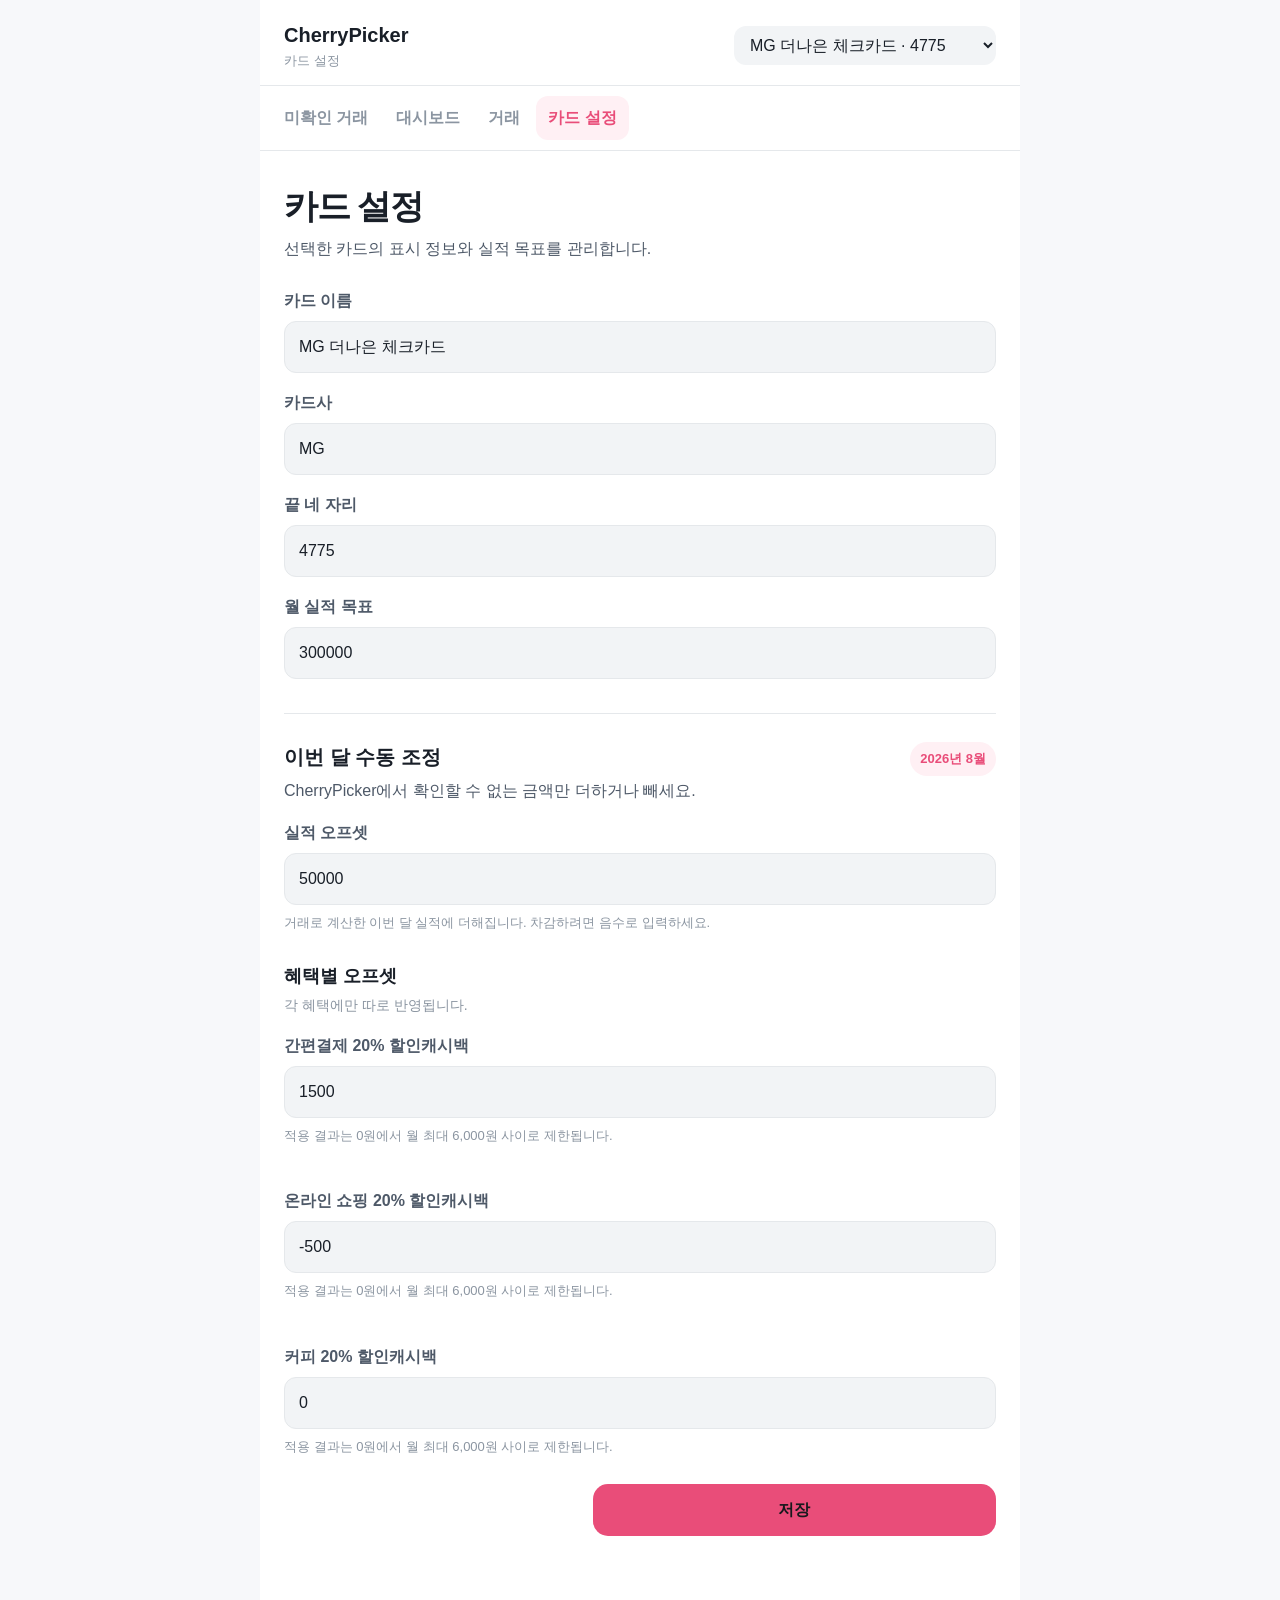
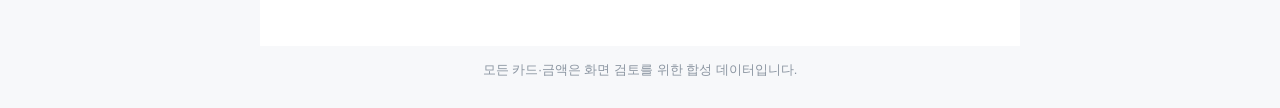
<file: Prototypes/Issue10/index.html>
<!doctype html>
<html lang="ko">
<head>
  <meta charset="utf-8">
  <meta name="viewport" content="width=device-width, initial-scale=1">
  <title>CherryPicker · 이번 달 오프셋 프로토타입</title>
  <link rel="stylesheet" href="styles.css">
</head>
<body>
  <div class="cp-shell">
    <header class="cp-header">
      <div class="cp-brand"><strong>CherryPicker</strong><span>카드 설정</span></div>
      <select class="cp-card-select" aria-label="카드 선택">
        <option>MG 더나은 체크카드 · 4775</option>
      </select>
    </header>

    <nav class="cp-nav" aria-label="주요 메뉴">
      <button type="button">미확인 거래</button>
      <button type="button">대시보드</button>
      <button type="button">거래</button>
      <button type="button" aria-current="page">카드 설정</button>
    </nav>

    <main class="cp-main">
      <section aria-labelledby="settings-title">
        <div class="cp-heading">
          <h1 id="settings-title">카드 설정</h1>
          <p>선택한 카드의 표시 정보와 실적 목표를 관리합니다.</p>
        </div>

        <form id="settings-form" novalidate>
          <div class="cp-field">
            <label for="setting-name">카드 이름</label>
            <input id="setting-name" value="MG 더나은 체크카드" required>
          </div>
          <div class="cp-field">
            <label for="setting-issuer">카드사</label>
            <input id="setting-issuer" value="MG" readonly>
          </div>
          <div class="cp-field">
            <label for="setting-last-four">끝 네 자리</label>
            <input id="setting-last-four" value="4775" inputmode="numeric" minlength="4" maxlength="4" required>
          </div>
          <div class="cp-field">
            <label for="setting-target">월 실적 목표</label>
            <input id="setting-target" type="number" value="300000" inputmode="numeric" min="1" required>
          </div>

          <section class="cp-settings-section" aria-labelledby="offset-title">
            <div class="cp-section-heading">
              <div>
                <h2 id="offset-title">이번 달 수동 조정</h2>
                <p>CherryPicker에서 확인할 수 없는 금액만 더하거나 빼세요.</p>
              </div>
              <span class="cp-period-badge" id="current-period">2026년 8월</span>
            </div>

            <div class="cp-field">
              <label for="performance-offset">실적 오프셋</label>
              <input
                id="performance-offset"
                class="cp-offset-input"
                name="performance-offset"
                type="text"
                inputmode="text"
                value="50000"
                aria-describedby="performance-offset-help performance-offset-error"
                autocomplete="off"
              >
              <p class="cp-field-help" id="performance-offset-help">거래로 계산한 이번 달 실적에 더해집니다. 차감하려면 음수로 입력하세요.</p>
              <p class="cp-field-error" id="performance-offset-error" hidden>원 단위 정수로 입력해주세요.</p>
            </div>

            <div class="cp-benefit-offsets" aria-labelledby="benefit-offset-title">
              <div class="cp-subheading">
                <h3 id="benefit-offset-title">혜택별 오프셋</h3>
                <p>각 혜택에만 따로 반영됩니다.</p>
              </div>

              <div class="cp-benefit-field">
                <div class="cp-field">
                  <label for="simple-pay-offset">간편결제 20% 할인캐시백</label>
                  <input
                    id="simple-pay-offset"
                    class="cp-offset-input"
                    name="simple-pay-offset"
                    type="text"
                    inputmode="text"
                    value="1500"
                    aria-describedby="simple-pay-help simple-pay-error"
                    autocomplete="off"
                  >
                  <p class="cp-field-help" id="simple-pay-help">적용 결과는 0원에서 월 최대 6,000원 사이로 제한됩니다.</p>
                  <p class="cp-field-error" id="simple-pay-error" hidden>원 단위 정수로 입력해주세요.</p>
                </div>
              </div>

              <div class="cp-benefit-field">
                <div class="cp-field">
                  <label for="online-shopping-offset">온라인 쇼핑 20% 할인캐시백</label>
                  <input
                    id="online-shopping-offset"
                    class="cp-offset-input"
                    name="online-shopping-offset"
                    type="text"
                    inputmode="text"
                    value="-500"
                    aria-describedby="online-shopping-help online-shopping-error"
                    autocomplete="off"
                  >
                  <p class="cp-field-help" id="online-shopping-help">적용 결과는 0원에서 월 최대 6,000원 사이로 제한됩니다.</p>
                  <p class="cp-field-error" id="online-shopping-error" hidden>원 단위 정수로 입력해주세요.</p>
                </div>
              </div>

              <div class="cp-benefit-field">
                <div class="cp-field">
                  <label for="coffee-offset">커피 20% 할인캐시백</label>
                  <input
                    id="coffee-offset"
                    class="cp-offset-input"
                    name="coffee-offset"
                    type="text"
                    inputmode="text"
                    value="0"
                    aria-describedby="coffee-help coffee-error"
                    autocomplete="off"
                  >
                  <p class="cp-field-help" id="coffee-help">적용 결과는 0원에서 월 최대 6,000원 사이로 제한됩니다.</p>
                  <p class="cp-field-error" id="coffee-error" hidden>원 단위 정수로 입력해주세요.</p>
                </div>
              </div>
            </div>
          </section>

          <div class="cp-actions"><span></span><button class="cp-button cp-button-primary" type="submit">저장</button></div>
        </form>
      </section>
    </main>
  </div>

  <p class="prototype-note">모든 카드·금액은 화면 검토를 위한 합성 데이터입니다.</p>
  <div class="cp-toast" id="toast" role="status" aria-live="polite" hidden>카드 설정을 저장했습니다</div>
  <script src="app.js"></script>
</body>
</html>
</file>
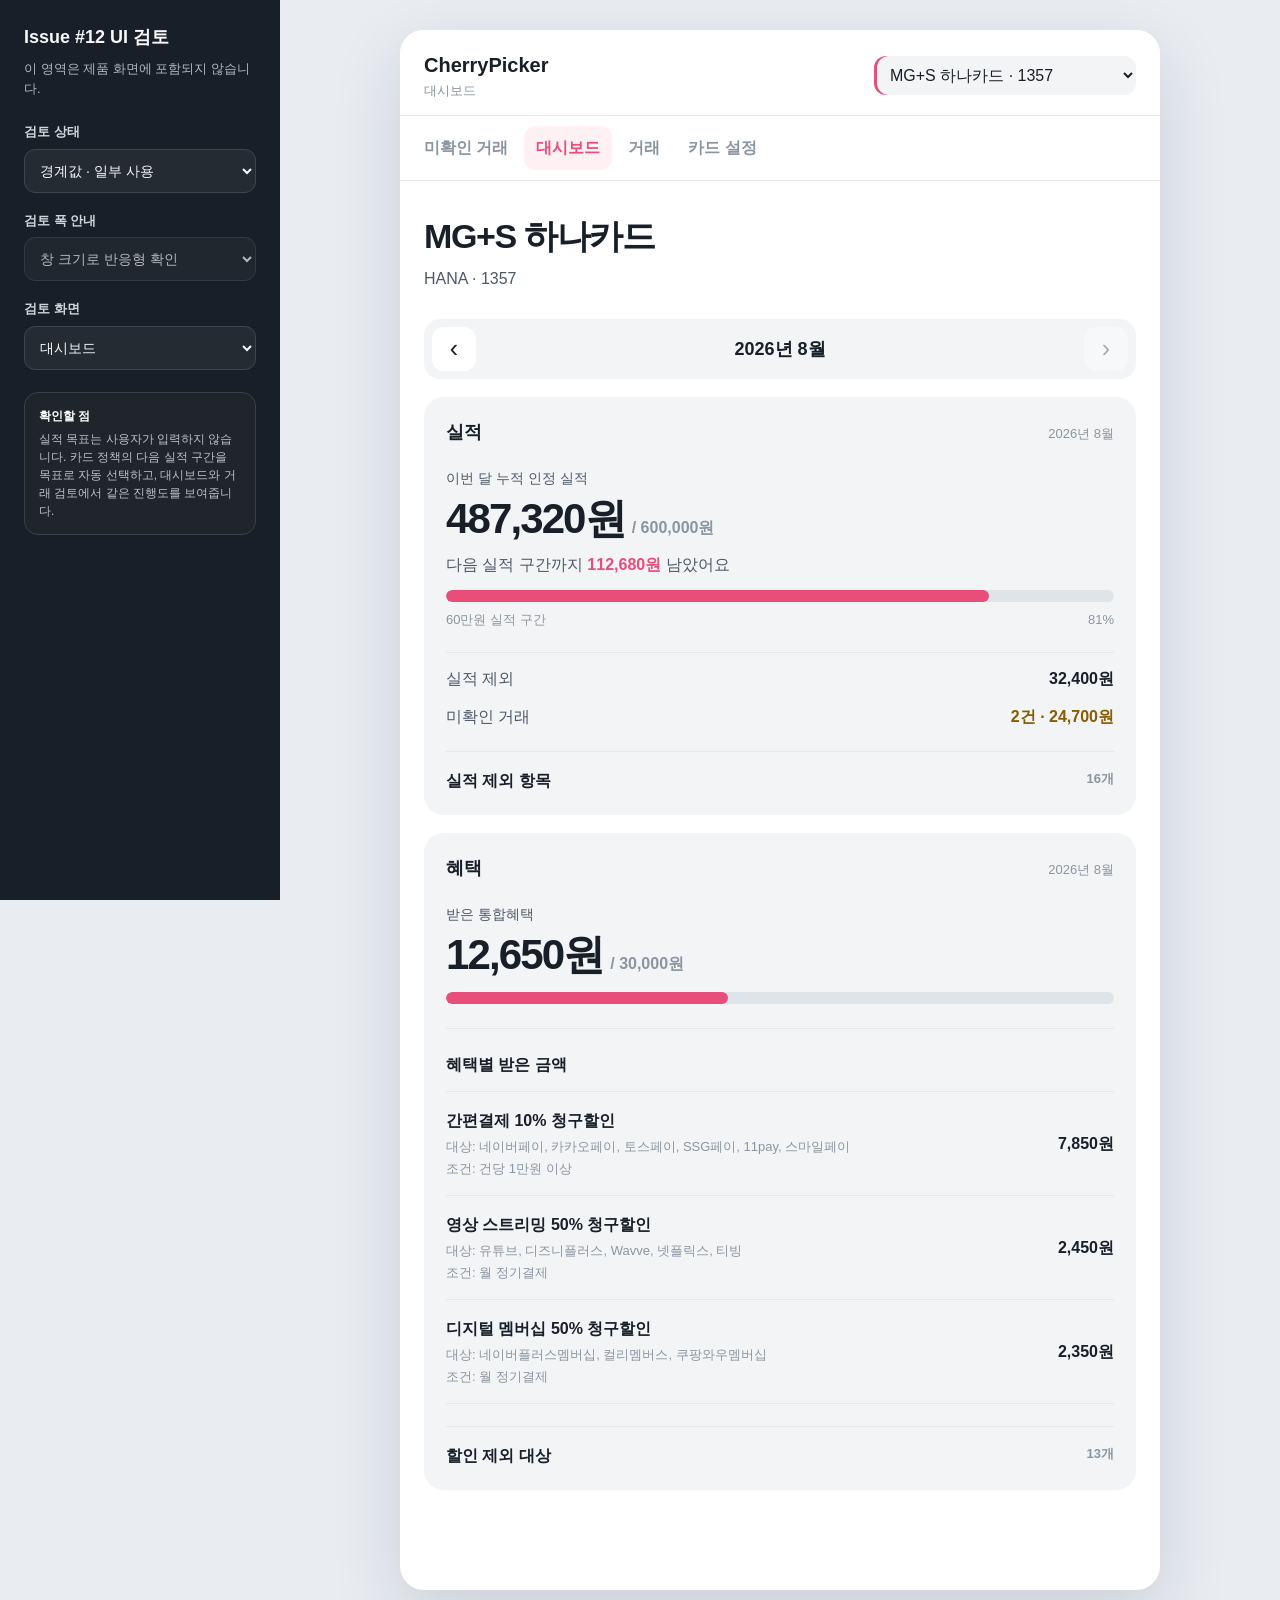
<file: Prototypes/Issue12/index.html>
<!doctype html>
<html lang="ko">
<head>
  <meta charset="utf-8">
  <meta name="viewport" content="width=device-width, initial-scale=1">
  <title>Issue 12 · 전월 실적 기반 혜택한도 프로토타입</title>
  <style>
    :root {
      color-scheme: light dark;
      --bg: light-dark(#e9edf2, #0c0e10);
      --surface: light-dark(#ffffff, #171a1d);
      --soft: light-dark(#f2f4f6, #202428);
      --soft-strong: light-dark(#e9edf1, #292e34);
      --text: light-dark(#191f28, #f2f4f6);
      --subtle: light-dark(#4e5968, #b0b8c1);
      --muted: light-dark(#8b95a1, #8b95a1);
      --line: light-dark(#e5e8eb, #2d3339);
      --accent: light-dark(#e94d79, #ff7895);
      --accent-soft: light-dark(#fff0f4, #3a2028);
      --track: light-dark(#dfe4e9, #333a43);
      --warning: light-dark(#8a5b00, #f1c36d);
      --positive: light-dark(#16825d, #67d6ae);
      --shadow: 0 24px 70px rgb(20 31 47 / 14%);
    }

    * { box-sizing: border-box; }
    html { background: var(--bg); }
    body {
      margin: 0;
      color: var(--text);
      background: var(--bg);
      font-family: -apple-system, BlinkMacSystemFont, "Segoe UI", sans-serif;
      font-size: 16px;
      line-height: 1.5;
    }
    button, input, select { font: inherit; color: inherit; }
    button { cursor: pointer; touch-action: manipulation; }
    [hidden] { display: none !important; }

    .prototype-layout {
      display: grid;
      grid-template-columns: 280px minmax(0, 1fr);
      min-height: 100vh;
    }
    .review-tools {
      position: sticky;
      top: 0;
      align-self: start;
      height: 100vh;
      padding: 24px;
      overflow: auto;
      color: #f7f8fa;
      background: #191f28;
    }
    .review-tools h1 { margin: 0; font-size: 18px; }
    .review-tools > p { margin: 8px 0 24px; color: #b0b8c1; font-size: 13px; }
    .review-field { display: grid; gap: 7px; margin-top: 18px; }
    .review-field label { color: #d1d6db; font-size: 13px; font-weight: 700; }
    .review-field select {
      width: 100%;
      min-height: 44px;
      padding: 9px 11px;
      border: 1px solid #3d4650;
      border-radius: 11px;
      color: #f7f8fa;
      background: #252b32;
      font-size: 14px;
    }
    .review-note {
      margin: 22px 0 0;
      padding: 14px;
      border: 1px solid #39414a;
      border-radius: 14px;
      color: #b9c1ca;
      background: #20252b;
      font-size: 12px;
    }
    .review-note strong { display: block; margin-bottom: 5px; color: #fff; }
    .preview-stage { padding: 30px; }
    .product-shell {
      width: min(100%, 760px);
      min-height: calc(100vh - 60px);
      margin: 0 auto;
      overflow: hidden;
      border-radius: 24px;
      background: var(--surface);
      box-shadow: var(--shadow);
    }
    .product-shell[data-card-theme="legacy"] {
      --accent: light-dark(#0b8f82, #5dd6c5);
      --accent-soft: light-dark(#e8f7f4, #173631);
    }

    .product-header {
      display: flex;
      gap: 16px;
      align-items: center;
      justify-content: space-between;
      padding: 20px 24px 14px;
      border-bottom: 1px solid var(--line);
      background: var(--surface);
    }
    .brand { display: grid; gap: 1px; }
    .brand strong { font-size: 20px; }
    .brand span { color: var(--muted); font-size: 13px; }
    .card-select {
      min-width: 220px;
      max-width: 58%;
      padding: 10px 34px 10px 12px;
      border: 0;
      border-radius: 12px;
      background: var(--soft);
      box-shadow: inset 3px 0 0 var(--accent);
    }
    .product-nav {
      display: flex;
      gap: 4px;
      overflow-x: auto;
      padding: 10px 12px;
      border-bottom: 1px solid var(--line);
      scrollbar-width: none;
    }
    .product-nav button {
      flex: 0 0 auto;
      padding: 10px 12px;
      border: 0;
      border-radius: 12px;
      color: var(--muted);
      background: transparent;
      font-weight: 650;
    }
    .product-nav button[aria-current="page"] { color: var(--accent); background: var(--accent-soft); }
    .product-main { padding: 34px 24px 100px; }
    .heading { margin-bottom: 28px; }
    .heading h2 { margin: 0; font-size: clamp(26px, 6vw, 34px); line-height: 1.25; letter-spacing: -.04em; }
    .heading p { margin: 10px 0 0; color: var(--subtle); }
    .month-control {
      display: grid;
      grid-template-columns: 44px minmax(0, 1fr) 44px;
      gap: 10px;
      align-items: center;
      margin-bottom: 18px;
      padding: 8px;
      border-radius: 16px;
      background: var(--soft);
    }
    .month-control button {
      min-height: 44px;
      border: 0;
      border-radius: 12px;
      background: var(--surface);
      font-size: 25px;
    }
    .month-control button:disabled { cursor: default; opacity: .34; }
    .month-control strong { text-align: center; font-size: 18px; }

    .panel { padding: 22px; border-radius: 20px; background: var(--soft); }
    .panel + .panel { margin-top: 18px; }
    .panel-head {
      display: flex;
      align-items: baseline;
      justify-content: space-between;
      gap: 16px;
      margin-bottom: 22px;
    }
    .panel-head h3 { margin: 0; font-size: 18px; }
    .panel-head span { color: var(--muted); font-size: 13px; }
    .hero-label { margin: 0 0 6px; color: var(--subtle); font-size: 14px; }
    .hero-value { display: flex; align-items: baseline; flex-wrap: wrap; gap: 7px; }
    .hero-value strong {
      font-size: clamp(30px, 8vw, 42px);
      line-height: 1.15;
      letter-spacing: -.045em;
      font-variant-numeric: tabular-nums;
    }
    .hero-value span { color: var(--muted); font-weight: 650; }
    .supporting { margin: 9px 0 0; color: var(--subtle); }
    .supporting strong { color: var(--accent); }
    .performance-goal-copy { margin-top: 10px; }
    .performance-goal-copy strong { color: var(--accent); }
    .goal-meta {
      display: flex;
      justify-content: space-between;
      gap: 14px;
      margin-top: 8px;
      color: var(--muted);
      font-size: 13px;
    }
    .goal-meta span:last-child { font-variant-numeric: tabular-nums; white-space: nowrap; }
    .breakdown { margin: 22px 0 0; padding: 0; border-top: 1px solid var(--line); }
    .breakdown > div { display: flex; justify-content: space-between; gap: 16px; padding-top: 14px; }
    .breakdown dt { color: var(--subtle); }
    .breakdown dd { margin: 0; font-weight: 700; text-align: right; font-variant-numeric: tabular-nums; }
    .unconfirmed { color: var(--warning); }

    .progress {
      height: 12px;
      margin-top: 13px;
      overflow: hidden;
      border-radius: 999px;
      background: var(--track);
    }
    .progress span {
      display: block;
      height: 100%;
      width: 0;
      border-radius: inherit;
      background: var(--accent);
      transition: width .18s ease;
    }
    .no-limit-message {
      margin-top: 16px;
      padding: 14px;
      border-radius: 14px;
      color: var(--subtle);
      background: var(--surface);
      font-size: 14px;
    }

    .benefit-summary {
      margin-top: 24px;
      padding-top: 24px;
      border-top: 1px solid var(--line);
    }
    .benefit-summary h4 { margin: 0; font-size: 16px; }
    .benefit-list { margin-top: 14px; border-top: 1px solid var(--line); }
    .legacy-benefit-list { margin-top: 14px; border-top: 1px solid var(--line); }
    .legacy-benefit-list .individual-benefit:first-child { padding-top: 17px; }
    .benefit-row {
      display: grid;
      grid-template-columns: minmax(0, 1fr) auto;
      gap: 18px;
      padding: 17px 0;
      border-bottom: 1px solid var(--line);
    }
    .benefit-row-main { min-width: 0; }
    .benefit-row strong { font-size: 16px; }
    .benefit-row p { margin: 4px 0 0; color: var(--muted); font-size: 13px; }
    .benefit-row p + p { margin-top: 2px; }
    .benefit-amount { align-self: center; font-weight: 750; font-variant-numeric: tabular-nums; white-space: nowrap; }
    .individual-benefit + .individual-benefit { margin-top: 24px; padding-top: 24px; border-top: 1px solid var(--line); }
    .metric-label { display: flex; justify-content: space-between; gap: 16px; }
    .metric-label strong:last-child { font-variant-numeric: tabular-nums; }
    .individual-benefit p { margin: 8px 0 0; color: var(--muted); font-size: 13px; }
    .individual-benefit p + p { margin-top: 4px; }

    .detail-back {
      padding: 0;
      border: 0;
      color: var(--subtle);
      background: transparent;
      font-weight: 700;
    }
    .facts {
      margin-top: 22px;
      padding: 22px;
      border-radius: 20px;
      background: var(--soft);
    }
    .facts-card { color: var(--subtle); font-size: 14px; }
    .facts-amount { margin-top: 8px; font-size: 34px; font-weight: 800; letter-spacing: -.04em; }
    .facts-grid {
      display: grid;
      grid-template-columns: auto minmax(0, 1fr);
      gap: 9px 18px;
      margin: 22px 0 0;
      padding-top: 18px;
      border-top: 1px solid var(--line);
    }
    .facts-grid dt { color: var(--subtle); }
    .facts-grid dd { margin: 0; text-align: right; }
    .review-section { margin-top: 28px; padding-top: 28px; border-top: 1px solid var(--line); }
    .review-section h3 { margin: 0; font-size: 20px; }
    .choice-grid { display: grid; grid-template-columns: 1fr 1fr; gap: 10px; margin-top: 12px; }
    .choice { position: relative; }
    .choice input { position: absolute; opacity: 0; }
    .choice label {
      display: block;
      padding: 14px;
      border: 2px solid transparent;
      border-radius: 14px;
      text-align: center;
      background: var(--soft);
    }
    .choice input:checked + label {
      border-color: var(--accent);
      color: var(--accent);
      background: var(--accent-soft);
      font-weight: 700;
    }
    .review-goal { margin-top: 14px; padding: 18px; border-radius: 18px; background: var(--soft); }
    .review-goal .metric-label { align-items: baseline; }
    .review-goal .metric-label span { color: var(--subtle); }
    .review-goal .metric-label strong { font-size: 17px; }
    .review-benefits { margin-top: 20px; }
    .review-benefits > span { display: block; margin-bottom: 10px; color: var(--subtle); font-weight: 650; }
    .review-check {
      display: flex;
      gap: 11px;
      align-items: center;
      padding: 14px;
      border-radius: 14px;
      background: var(--soft);
    }
    .review-check + .review-check { margin-top: 8px; }
    .review-check input { width: 20px; height: 20px; accent-color: var(--accent); }
    .review-check label { font-weight: 650; }

    details.policy { margin-top: 22px; border-top: 1px solid var(--line); }
    details.policy summary {
      display: flex;
      justify-content: space-between;
      gap: 16px;
      padding-top: 17px;
      cursor: pointer;
      font-weight: 700;
    }
    details.policy summary span:last-child { color: var(--muted); font-size: 13px; }
    details.policy ul { margin: 14px 0 0; padding-left: 20px; color: var(--subtle); font-size: 14px; }
    details.policy li + li { margin-top: 8px; }

    .settings-section + .settings-section { margin-top: 34px; padding-top: 28px; border-top: 1px solid var(--line); }
    .settings-head { display: flex; justify-content: space-between; gap: 18px; align-items: flex-start; }
    .settings-head h3 { margin: 0; font-size: 20px; }
    .settings-head p { margin: 7px 0 0; color: var(--subtle); }
    .period-badge {
      flex: 0 0 auto;
      padding: 7px 10px;
      border-radius: 999px;
      color: var(--accent);
      background: var(--accent-soft);
      font-size: 13px;
      font-weight: 700;
    }
    .field { display: grid; gap: 8px; margin-top: 18px; }
    .field label { color: var(--subtle); font-weight: 650; }
    .field input {
      width: 100%;
      min-height: 50px;
      padding: 13px 14px;
      border: 1px solid var(--line);
      border-radius: 12px;
      background: var(--soft);
      font-size: 16px;
    }
    .field input[readonly] { color: var(--muted); }
    .field-help, .field-error { margin: 0; font-size: 13px; }
    .field-help { color: var(--muted); }
    .field-error { color: #d52f4c; }
    .offset-preview {
      margin-top: 18px;
      padding: 16px;
      border-radius: 16px;
      background: var(--soft);
    }
    .offset-preview p { margin: 0; color: var(--subtle); font-size: 13px; }
    .offset-preview strong { display: block; margin-top: 4px; font-size: 18px; }
    .offset-preview .next-limit { margin-top: 10px; color: var(--positive); font-weight: 700; }
    .benefit-offsets { margin-top: 28px; }
    .benefit-offsets h4 { margin: 0; font-size: 17px; }
    .benefit-offsets > p { margin: 5px 0 0; color: var(--muted); font-size: 13px; }
    .actions { display: grid; grid-template-columns: 1fr 1.35fr; gap: 10px; margin-top: 28px; }
    .button { min-height: 52px; padding: 13px 18px; border: 0; border-radius: 15px; background: var(--soft); font-weight: 700; }
    .button-primary { color: #17191d; background: var(--accent); }
    .toast {
      position: fixed;
      left: calc(50% + 140px);
      bottom: 24px;
      z-index: 30;
      translate: -50% 0;
      padding: 12px 18px;
      border-radius: 999px;
      color: var(--text);
      background: var(--soft-strong);
      box-shadow: 0 12px 30px rgb(0 0 0 / 20%);
    }
    button:focus-visible, input:focus-visible, select:focus-visible, summary:focus-visible {
      outline: 3px solid color-mix(in srgb, var(--accent) 36%, transparent);
      outline-offset: 2px;
    }

    @media (max-width: 900px) {
      .prototype-layout { display: block; }
      .review-tools { position: static; width: 100%; height: auto; padding: 16px 20px; }
      .review-tools > p { margin-bottom: 14px; }
      .review-controls { display: grid; grid-template-columns: 1fr 1fr; gap: 12px; }
      .review-field { margin-top: 0; }
      .review-note { display: none; }
      .preview-stage { padding: 18px; }
      .product-shell { min-height: calc(100vh - 160px); border-radius: 20px; }
      .toast { left: 50%; }
    }
    @media (max-width: 520px) {
      .review-controls { grid-template-columns: 1fr; }
      .preview-stage { padding: 0; }
      .product-shell { min-height: 100vh; border-radius: 0; box-shadow: none; }
      .product-header { padding: 16px; align-items: stretch; flex-direction: column; gap: 10px; }
      .card-select { width: 100%; max-width: none; }
      .product-nav { gap: 2px; padding: 8px; }
      .product-nav button { padding: 8px; font-size: 14px; }
      .product-main { padding: 28px 18px 90px; }
      .panel { padding: 18px; }
      .panel-head { align-items: center; }
      .settings-head { display: grid; gap: 12px; }
      .period-badge { justify-self: start; }
      .review-goal .metric-label { display: grid; gap: 4px; }
      .review-goal .metric-label strong:last-child { text-align: left; }
      .actions { grid-template-columns: 1fr; }
      .actions span { display: none; }
    }
    @media (prefers-reduced-motion: reduce) { .progress span { transition: none; } }
  </style>
</head>
<body>
  <div class="prototype-layout">
    <aside class="review-tools" aria-label="프로토타입 검토 도구">
      <h1>Issue #12 UI 검토</h1>
      <p>이 영역은 제품 화면에 포함되지 않습니다.</p>
      <div class="review-controls">
        <div class="review-field">
          <label for="scenario">검토 상태</label>
          <select id="scenario">
            <option value="standard">경계값 · 일부 사용</option>
            <option value="no-limit">30만원 미만 · 한도 없음</option>
            <option value="exhausted">100만원 이상 · 한도 소진</option>
            <option value="legacy">기존 카드 · 혜택별 한도</option>
          </select>
        </div>
        <div class="review-field">
          <label for="viewport-hint">검토 폭 안내</label>
          <select id="viewport-hint" disabled>
            <option>창 크기로 반응형 확인</option>
          </select>
        </div>
        <div class="review-field">
          <label for="screen">검토 화면</label>
          <select id="screen">
            <option value="dashboard">대시보드</option>
            <option value="detail">거래 검토</option>
            <option value="settings">카드 설정</option>
          </select>
        </div>
      </div>
      <div class="review-note">
        <strong>확인할 점</strong>
        실적 목표는 사용자가 입력하지 않습니다. 카드 정책의 다음 실적 구간을 목표로 자동 선택하고, 대시보드와 거래 검토에서 같은 진행도를 보여줍니다.
      </div>
    </aside>

    <div class="preview-stage">
      <div class="product-shell">
        <header class="product-header">
          <div class="brand"><strong>CherryPicker</strong><span id="context-label">대시보드</span></div>
          <select id="card-selector" class="card-select" aria-label="카드 선택">
            <option value="mg-plus-s">MG+S 하나카드 · 1357</option>
            <option value="legacy">MG 더나은 체크카드 · 2468</option>
          </select>
        </header>
        <nav class="product-nav" aria-label="카드 메뉴">
          <button type="button" data-view="detail">미확인 거래</button>
          <button type="button" data-view="dashboard" aria-current="page">대시보드</button>
          <button type="button">거래</button>
          <button type="button" data-view="settings">카드 설정</button>
        </nav>

        <main class="product-main">
          <section id="dashboard-view">
            <div class="heading"><h2 id="dashboard-title">MG+S 하나카드</h2><p id="dashboard-meta">HANA · 1357</p></div>
            <div class="month-control" aria-label="조회 월">
              <button type="button" aria-label="이전 달">‹</button>
              <strong>2026년 8월</strong>
              <button type="button" aria-label="다음 달" disabled>›</button>
            </div>

            <section class="panel" aria-labelledby="performance-title">
              <div class="panel-head"><h3 id="performance-title">실적</h3><span>2026년 8월</span></div>
              <p class="hero-label">이번 달 누적 인정 실적</p>
              <div class="hero-value"><strong id="current-performance">487,320원</strong><span id="performance-target">/ 600,000원</span></div>
              <p id="performance-remaining" class="supporting performance-goal-copy">다음 실적 구간까지 <strong>112,680원</strong> 남았어요</p>
              <div id="performance-progress" class="progress" role="progressbar" aria-label="다음 실적 구간 진행도" aria-valuemin="0" aria-valuemax="600000" aria-valuenow="487320"><span></span></div>
              <div class="goal-meta"><span id="performance-goal-label">60만원 실적 구간</span><span id="performance-goal-percent">81%</span></div>
              <dl class="breakdown">
                <div><dt>실적 제외</dt><dd id="excluded-amount">32,400원</dd></div>
                <div><dt>미확인 거래</dt><dd id="unconfirmed-amount" class="unconfirmed">2건 · 24,700원</dd></div>
              </dl>
              <details class="policy">
                <summary><span>실적 제외 항목</span><span id="policy-count">16개</span></summary>
                <ul id="policy-list">
                  <li>국세·지방세와 공과금</li>
                  <li>아파트관리비와 4대 보험료</li>
                  <li>학교 납입금과 대학·대학원 등록금</li>
                  <li>상품권·기프트카드 구매 및 선불수단 충전</li>
                  <li>부동산 임대료</li>
                </ul>
              </details>
            </section>

            <section class="panel" aria-labelledby="benefit-title">
              <div class="panel-head"><h3 id="benefit-title">혜택</h3><span>2026년 8월</span></div>
              <div id="integrated-benefit">
                <p class="hero-label">받은 통합혜택</p>
                <div class="hero-value"><strong id="received-limit">12,650원</strong><span id="total-limit-label">/ 30,000원</span></div>
                <div id="integrated-progress" class="progress" role="progressbar" aria-label="통합혜택한도 사용률" aria-valuemin="0" aria-valuemax="30000" aria-valuenow="12650"><span></span></div>

                <p id="no-limit-message" class="no-limit-message" hidden>직전 월 최종 실적이 30만원 미만이라 이번 달에는 제공되는 혜택한도가 없습니다.</p>

                <div class="benefit-summary">
                  <h4>혜택별 받은 금액</h4>
                  <div id="shared-benefit-list" class="benefit-list"></div>
                </div>
                <details class="policy" id="shared-benefit-exclusions">
                  <summary><span>할인 제외 대상</span><span>13개</span></summary>
                  <ul>
                    <li>국세</li>
                    <li>지방세</li>
                    <li>그 외 공과금(우편요금, 과태료, 범칙금, 벌금, 국가·공공기관·공공단체가 부과하는 부담금)</li>
                    <li>국민연금, 고용보험료, 산재보험료와 건강보험료 납부 금액</li>
                    <li>수도요금</li>
                    <li>스쿨뱅킹</li>
                    <li>초·중·고 학교 납입금</li>
                    <li>대학등록금</li>
                    <li>대학원등록금</li>
                    <li>상품권 및 기프트카드 구매</li>
                    <li>선불카드 및 선불전자지급수단(하나머니 등) 충전 금액</li>
                    <li>부동산 임대료</li>
                    <li>무이자 할부 및 부분 무이자 할부 이용금액 전체</li>
                  </ul>
                </details>
              </div>
              <div id="individual-benefits" hidden>
                <p class="hero-label">받은 혜택</p>
                <div class="hero-value"><strong id="legacy-benefit-received">14,000원</strong><span id="legacy-benefit-maximum">/ 18,000원</span></div>
                <div id="legacy-benefit-progress" class="progress" role="progressbar" aria-label="받은 혜택 비율" aria-valuemin="0" aria-valuemax="18000" aria-valuenow="14000"><span></span></div>
                <div class="benefit-summary">
                  <h4>혜택별 받은 금액</h4>
                  <div id="legacy-benefit-list" class="legacy-benefit-list"></div>
                </div>
              </div>
            </section>
          </section>

          <section id="settings-view" hidden>
            <div class="heading"><h2>카드 설정</h2><p>카드 정보와 월별 수동 조정을 관리합니다.</p></div>
            <form id="settings-form" novalidate>
              <section class="settings-section">
                <div class="field"><label for="setting-name">카드 이름</label><input id="setting-name" value="MG+S 하나카드"></div>
                <div class="field"><label for="setting-issuer">카드사</label><input id="setting-issuer" value="HANA" readonly></div>
                <div class="field"><label for="setting-last-four">끝 네 자리</label><input id="setting-last-four" value="1357" inputmode="numeric" maxlength="4"></div>
              </section>

              <section class="settings-section" aria-labelledby="offset-title">
                <div class="settings-head">
                  <div><h3 id="offset-title">직전 월 실적 조정</h3></div>
                  <span class="period-badge">2026년 7월</span>
                </div>
                <div class="field">
                  <label for="performance-offset">7월 실적 오프셋</label>
                  <input id="performance-offset" value="25,000" inputmode="text" aria-describedby="offset-error">
                  <p id="offset-error" class="field-error" hidden>원 단위 정수로 입력해주세요.</p>
                </div>
                <div class="offset-preview" aria-live="polite">
                  <p>7월 최종 실적</p>
                  <strong id="offset-final-preview">575,000원 + 25,000원 = 600,000원</strong>
                  <p id="offset-limit-preview" class="next-limit">8월 통합혜택한도 30,000원</p>
                </div>
              </section>

              <section id="benefit-offset-section" class="settings-section">
                <div class="settings-head">
                  <div><h3>이번 달 혜택 조정</h3></div>
                  <span class="period-badge">2026년 8월</span>
                </div>
                <div class="benefit-offsets">
                  <h4>혜택별 오프셋</h4>
                  <p id="benefit-offset-help">각 혜택에만 반영되며, 전체 합계는 통합혜택한도를 넘지 않습니다.</p>
                  <div class="field"><label id="offset-simple-label" for="offset-simple">간편결제 10% 청구할인</label><input id="offset-simple" value="0" inputmode="text"></div>
                  <div class="field"><label id="offset-streaming-label" for="offset-streaming">영상 스트리밍 50% 청구할인</label><input id="offset-streaming" value="0" inputmode="text"></div>
                  <div class="field"><label id="offset-membership-label" for="offset-membership">디지털 멤버십 50% 청구할인</label><input id="offset-membership" value="0" inputmode="text"></div>
                </div>
              </section>
              <div class="actions"><span></span><button class="button button-primary" type="submit">저장</button></div>
            </form>
          </section>

          <section id="detail-view" hidden>
            <button id="detail-back" class="detail-back" type="button">‹ 미확인 거래</button>
            <div class="facts">
              <div id="detail-card" class="facts-card">MG+S 하나카드 · 1357</div>
              <div class="facts-amount">15,000원</div>
              <dl class="facts-grid">
                <dt>사용처</dt><dd>합성 온라인 가맹점</dd>
                <dt>거래 종류</dt><dd>승인</dd>
                <dt>거래 일시</dt><dd>2026. 8. 19. 오후 3:20</dd>
              </dl>
            </div>

            <section class="review-section" aria-labelledby="review-title">
              <h3 id="review-title">검토</h3>
              <div class="field"><label>실적</label></div>
              <div class="choice-grid">
                <div class="choice"><input id="review-included" name="review-performance" type="radio" value="included" checked><label for="review-included">인정</label></div>
                <div class="choice"><input id="review-excluded" name="review-performance" type="radio" value="excluded"><label for="review-excluded">제외</label></div>
              </div>
              <div class="review-goal">
                <div class="metric-label"><span>반영 후 이번 달 실적</span><strong id="detail-performance-value">502,320원 / 600,000원</strong></div>
                <p id="detail-performance-remaining" class="supporting performance-goal-copy">다음 실적 구간까지 <strong>97,680원</strong> 남았어요</p>
                <div id="detail-performance-progress" class="progress" role="progressbar" aria-label="검토 반영 후 다음 실적 구간 진행도"><span></span></div>
                <div class="goal-meta"><span id="detail-performance-goal-label">60만원 실적 구간</span><span id="detail-performance-goal-percent">84%</span></div>
              </div>
              <div class="review-benefits">
                <span>해당 혜택</span>
                <div class="review-check"><input id="review-simple-pay" type="checkbox" checked><label for="review-simple-pay">간편결제 10% 청구할인</label></div>
                <div class="review-check"><input id="review-streaming" type="checkbox"><label for="review-streaming">영상 스트리밍 50% 청구할인</label></div>
                <div class="review-check"><input id="review-membership" type="checkbox"><label for="review-membership">디지털 멤버십 50% 청구할인</label></div>
              </div>
              <div class="actions"><button class="button" type="button">취소</button><button class="button button-primary" type="button">저장하고 확인</button></div>
            </section>
          </section>
        </main>
      </div>
    </div>
  </div>
  <div id="toast" class="toast" role="status" aria-live="polite" hidden>저장했습니다</div>

  <script>
    (() => {
      const won = value => `${Number(value).toLocaleString('ko-KR')}원`;
      const tiers = [
        { minimum: 1_000_000, limit: 60_000, label: '100만원 이상 구간' },
        { minimum: 600_000, limit: 30_000, label: '60만원 이상 구간' },
        { minimum: 300_000, limit: 15_000, label: '30만원 이상 구간' },
        { minimum: Number.NEGATIVE_INFINITY, limit: 0, label: '30만원 미만 구간' }
      ];
      const performanceThresholds = [300_000, 600_000, 1_000_000];
      const sharedBenefits = [
        { name: '간편결제 10% 청구할인', targets: ['네이버페이', '카카오페이', '토스페이', 'SSG페이', '11pay', '스마일페이'], terms: '조건: 건당 1만원 이상', amount: 7_850 },
        { name: '영상 스트리밍 50% 청구할인', targets: ['유튜브', '디즈니플러스', 'Wavve', '넷플릭스', '티빙'], terms: '조건: 월 정기결제', amount: 2_450 },
        { name: '디지털 멤버십 50% 청구할인', targets: ['네이버플러스멤버십', '컬리멤버스', '쿠팡와우멤버십'], terms: '조건: 월 정기결제', amount: 2_350 }
      ];
      const legacyBenefits = [
        { name: '간편결제 20% 할인캐시백', targets: ['네이버페이', '카카오페이', '페이코'], received: 4_800, maximum: 6_000, terms: '건당 1만원 이상' },
        { name: '온라인 쇼핑 20% 할인캐시백', targets: ['쿠팡', '무신사', '지그재그', 'W컨셉', '에이블리'], received: 6_000, maximum: 6_000, terms: '건당 1만원 이상' },
        { name: '커피 20% 할인캐시백', targets: ['스타벅스', '투썸플레이스', '커피빈', '메가커피', '빽다방', '컴포즈커피'], received: 3_200, maximum: 6_000, terms: '건당 5천원 이상' }
      ];
      const scenarios = {
        standard: { card: 'mg-plus-s', current: 487_320, excluded: 32_400, unconfirmed: '2건 · 24,700원', previousTransaction: 575_000, offset: 25_000, used: 12_650 },
        'no-limit': { card: 'mg-plus-s', current: 128_400, excluded: 18_000, unconfirmed: '1건 · 9,900원', previousTransaction: 284_000, offset: 0, used: 0 },
        exhausted: { card: 'mg-plus-s', current: 1_132_000, excluded: 44_000, unconfirmed: '0건 · 0원', previousTransaction: 1_040_000, offset: 0, used: 60_000 },
        legacy: { card: 'legacy', current: 342_500, excluded: 12_800, unconfirmed: '1건 · 15,000원', previousTransaction: 315_000, offset: 0, used: 0 }
      };
      let activeScenario = 'standard';
      let settingsOffset = 25_000;

      const $ = selector => document.querySelector(selector);
      const $$ = selector => Array.from(document.querySelectorAll(selector));
      const tierFor = performance => tiers.find(tier => performance >= tier.minimum);

      function performanceGoalFor(current, isLegacy) {
        if (isLegacy) {
          return {
            target: 300_000,
            remaining: Math.max(0, 300_000 - current),
            achieved: current >= 300_000,
            label: '30만원 실적 조건',
            achievedLabel: '실적 조건을 달성했어요',
            remainingLabel: '실적 조건까지'
          };
        }
        const next = performanceThresholds.find(threshold => current < threshold);
        if (next != null) {
          return {
            target: next,
            remaining: next - current,
            achieved: false,
            label: `${next / 10_000}만원 실적 구간`,
            remainingLabel: '다음 실적 구간까지'
          };
        }
        return {
          target: performanceThresholds.at(-1),
          remaining: 0,
          achieved: true,
          label: '100만원 이상 최고 구간',
          achievedLabel: '최고 실적 구간을 달성했어요'
        };
      }

      function setProgress(element, current, maximum) {
        const percent = maximum > 0 ? Math.max(0, Math.min(100, current / maximum * 100)) : 0;
        element.setAttribute('aria-valuemax', String(maximum));
        element.setAttribute('aria-valuenow', String(current));
        element.querySelector('span').style.width = `${percent}%`;
      }

      function renderPerformanceGoal(current, isLegacy, detail = false) {
        const goal = performanceGoalFor(current, isLegacy);
        const value = detail ? $('#detail-performance-value') : $('#current-performance');
        const target = detail ? null : $('#performance-target');
        const remaining = detail ? $('#detail-performance-remaining') : $('#performance-remaining');
        const progress = detail ? $('#detail-performance-progress') : $('#performance-progress');
        const label = detail ? $('#detail-performance-goal-label') : $('#performance-goal-label');
        const percentLabel = detail ? $('#detail-performance-goal-percent') : $('#performance-goal-percent');
        const percent = Math.round(Math.max(0, Math.min(100, current / goal.target * 100)));

        if (detail) value.textContent = `${won(current)} / ${won(goal.target)}`;
        else {
          value.textContent = won(current);
          target.textContent = `/ ${won(goal.target)}`;
        }
        remaining.replaceChildren();
        if (goal.achieved) {
          const achieved = document.createElement('strong');
          achieved.textContent = goal.achievedLabel;
          remaining.append(achieved);
        } else {
          remaining.append(`${goal.remainingLabel} `);
          const amount = document.createElement('strong');
          amount.textContent = won(goal.remaining);
          remaining.append(amount, ' 남았어요');
        }
        label.textContent = goal.label;
        percentLabel.textContent = `${percent}%`;
        setProgress(progress, current, goal.target);
      }

      function renderSharedBenefitRows(used, maximum) {
        const ratio = sharedBenefits.reduce((sum, benefit) => sum + benefit.amount, 0);
        const amounts = activeScenario === 'exhausted'
          ? [25_000, 20_000, 15_000]
          : activeScenario === 'no-limit'
            ? [0, 0, 0]
            : sharedBenefits.map(benefit => Math.round(benefit.amount * (ratio ? used / ratio : 0)));
        const rows = sharedBenefits.map((benefit, index) => {
          const row = document.createElement('div'); row.className = 'benefit-row';
          const main = document.createElement('div'); main.className = 'benefit-row-main';
          const name = document.createElement('strong'); name.textContent = benefit.name;
          const targets = document.createElement('p'); targets.textContent = `대상: ${benefit.targets.join(', ')}`;
          const terms = document.createElement('p'); terms.textContent = benefit.terms;
          const amount = document.createElement('span'); amount.className = 'benefit-amount'; amount.textContent = won(Math.min(maximum, amounts[index]));
          main.append(name);
          if (benefit.targets.length > 0) main.append(targets);
          main.append(terms); row.append(main, amount); return row;
        });
        $('#shared-benefit-list').replaceChildren(...rows);
      }

      function renderLegacyBenefits() {
        const fragments = legacyBenefits.map(({ name, targets, received, maximum, terms }) => {
          const wrap = document.createElement('div'); wrap.className = 'individual-benefit';
          const label = document.createElement('div'); label.className = 'metric-label';
          const title = document.createElement('strong'); title.textContent = name;
          const amount = document.createElement('strong'); amount.textContent = `${won(received)} / ${won(maximum)}`;
          const progress = document.createElement('div'); progress.className = 'progress'; progress.setAttribute('role', 'progressbar'); progress.setAttribute('aria-label', name); progress.append(document.createElement('span')); setProgress(progress, received, maximum);
          const targetsDescription = document.createElement('p'); targetsDescription.textContent = `대상: ${targets.join(', ')}`;
          const description = document.createElement('p'); description.textContent = `조건: ${terms} · 전월 실적 30만원 이상`;
          label.append(title, amount); wrap.append(label, progress);
          if (targets.length > 0) wrap.append(targetsDescription);
          wrap.append(description); return wrap;
        });
        $('#legacy-benefit-list').replaceChildren(...fragments);
      }

      function renderDashboard() {
        const scenario = scenarios[activeScenario];
        const isLegacy = scenario.card === 'legacy';
        const previousFinal = scenario.previousTransaction + scenario.offset;
        const tier = tierFor(previousFinal);
        $('#card-selector').value = scenario.card;
        $('.product-shell').dataset.cardTheme = isLegacy ? 'legacy' : 'mg-plus-s';
        $('#dashboard-title').textContent = isLegacy ? 'MG 더나은 체크카드' : 'MG+S 하나카드';
        $('#dashboard-meta').textContent = isLegacy ? 'MG · 2468' : 'HANA · 1357';
        renderPerformanceGoal(scenario.current, isLegacy);
        $('#excluded-amount').textContent = won(scenario.excluded);
        $('#unconfirmed-amount').textContent = scenario.unconfirmed;
        $('#policy-count').textContent = isLegacy ? '2개' : '16개';
        if (isLegacy) {
          $('#policy-list').innerHTML = '<li>해외가맹점 이용금액</li><li>소액신용결제 및 후불교통 이용금액</li>';
          $('#integrated-benefit').hidden = true;
          $('#individual-benefits').hidden = false;
          const legacyReceived = legacyBenefits.reduce((sum, benefit) => sum + benefit.received, 0);
          const legacyMaximum = legacyBenefits.reduce((sum, benefit) => sum + benefit.maximum, 0);
          $('#legacy-benefit-received').textContent = won(legacyReceived);
          $('#legacy-benefit-maximum').textContent = `/ ${won(legacyMaximum)}`;
          setProgress($('#legacy-benefit-progress'), legacyReceived, legacyMaximum);
          renderLegacyBenefits();
        } else {
          $('#policy-list').innerHTML = '<li>국세·지방세와 공과금</li><li>아파트관리비와 4대 보험료</li><li>학교 납입금과 대학·대학원 등록금</li><li>상품권·기프트카드 구매 및 선불수단 충전</li><li>부동산 임대료</li>';
          $('#integrated-benefit').hidden = false;
          $('#individual-benefits').hidden = true;
          const used = Math.min(scenario.used, tier.limit);
          $('#received-limit').textContent = won(used);
          $('#total-limit-label').textContent = `/ ${won(tier.limit)}`;
          $('#no-limit-message').hidden = tier.limit !== 0;
          $('#integrated-progress').hidden = tier.limit === 0;
          setProgress($('#integrated-progress'), used, tier.limit);
          renderSharedBenefitRows(used, tier.limit);
        }
        syncSettings(scenario);
        renderDetail();
      }

      function renderDetail() {
        const scenario = scenarios[activeScenario];
        const isLegacy = scenario.card === 'legacy';
        const included = $('#review-included').checked;
        const reviewedPerformance = scenario.current + (included ? 15_000 : 0);
        $('#detail-card').textContent = `${isLegacy ? 'MG 더나은 체크카드 · 2468' : 'MG+S 하나카드 · 1357'}`;
        renderPerformanceGoal(reviewedPerformance, isLegacy, true);
      }

      function syncSettings(scenario) {
        const isLegacy = scenario.card === 'legacy';
        $('#setting-name').value = isLegacy ? 'MG 더나은 체크카드' : 'MG+S 하나카드';
        $('#setting-issuer').value = isLegacy ? 'MG' : 'HANA';
        $('#setting-last-four').value = isLegacy ? '2468' : '1357';
        settingsOffset = scenario.offset;
        $('#performance-offset').value = settingsOffset.toLocaleString('ko-KR');
        const benefitLabels = isLegacy
          ? ['간편결제 20% 할인캐시백', '온라인 쇼핑 20% 할인캐시백', '커피 20% 할인캐시백']
          : ['간편결제 10% 청구할인', '영상 스트리밍 50% 청구할인', '디지털 멤버십 50% 청구할인'];
        $('#offset-simple-label').textContent = benefitLabels[0];
        $('#offset-streaming-label').textContent = benefitLabels[1];
        $('#offset-membership-label').textContent = benefitLabels[2];
        $('#benefit-offset-help').textContent = isLegacy
          ? '각 혜택에만 반영되며, 혜택별 월 한도를 넘지 않습니다.'
          : '각 혜택에만 반영되며, 전체 합계는 통합혜택한도를 넘지 않습니다.';
        updateOffsetPreview();
      }

      function parseAmount(value) {
        const compact = value.replaceAll(',', '').trim();
        if (!/^-?\d+$/.test(compact)) return null;
        const amount = Number(compact);
        return Number.isSafeInteger(amount) ? amount : null;
      }

      function updateOffsetPreview() {
        const scenario = scenarios[activeScenario];
        const input = $('#performance-offset');
        const parsed = parseAmount(input.value);
        const invalid = parsed === null;
        input.setAttribute('aria-invalid', String(invalid));
        $('#offset-error').hidden = !invalid;
        if (invalid) return;
        settingsOffset = parsed;
        const final = scenario.previousTransaction + parsed;
        const tier = tierFor(final);
        $('#offset-final-preview').textContent = `${won(scenario.previousTransaction)} ${parsed >= 0 ? '+' : '−'} ${won(Math.abs(parsed))} = ${won(final)}`;
        $('#offset-limit-preview').textContent = `${scenario.card === 'legacy' ? '8월 혜택 조건 판정 실적' : '8월 통합혜택한도'} ${scenario.card === 'legacy' ? won(final) : won(tier.limit)}`;
      }

      function showView(view) {
        $('#dashboard-view').hidden = view !== 'dashboard';
        $('#settings-view').hidden = view !== 'settings';
        $('#detail-view').hidden = view !== 'detail';
        $('#context-label').textContent = view === 'dashboard' ? '대시보드' : view === 'settings' ? '카드 설정' : '거래 검토';
        $('#screen').value = view;
        $$('[data-view]').forEach(button => {
          if (button.dataset.view === view) button.setAttribute('aria-current', 'page');
          else button.removeAttribute('aria-current');
        });
        if (view === 'detail') renderDetail();
      }

      $('#scenario').addEventListener('change', event => {
        activeScenario = event.target.value;
        renderDashboard();
        showView('dashboard');
      });
      $('#card-selector').addEventListener('change', event => {
        activeScenario = event.target.value === 'legacy' ? 'legacy' : 'standard';
        $('#scenario').value = activeScenario;
        renderDashboard();
        showView('dashboard');
      });
      $('#screen').addEventListener('change', event => showView(event.target.value));
      $$('[data-view]').forEach(button => button.addEventListener('click', () => showView(button.dataset.view)));
      $$('input[name="review-performance"]').forEach(input => input.addEventListener('change', renderDetail));
      $('#detail-back').addEventListener('click', () => showView('dashboard'));
      $('#performance-offset').addEventListener('input', updateOffsetPreview);
      $('#performance-offset').addEventListener('blur', () => {
        updateOffsetPreview();
        if ($('#performance-offset').getAttribute('aria-invalid') === 'false') $('#performance-offset').value = settingsOffset.toLocaleString('ko-KR');
      });
      $('#settings-form').addEventListener('submit', event => {
        event.preventDefault();
        updateOffsetPreview();
        if ($('#performance-offset').getAttribute('aria-invalid') === 'true') return;
        const scenario = scenarios[activeScenario];
        scenario.offset = settingsOffset;
        renderDashboard();
        const toast = $('#toast'); toast.hidden = false;
        window.setTimeout(() => { toast.hidden = true; }, 1800);
      });

      renderDashboard();
    })();
  </script>
</body>
</html>
</file>
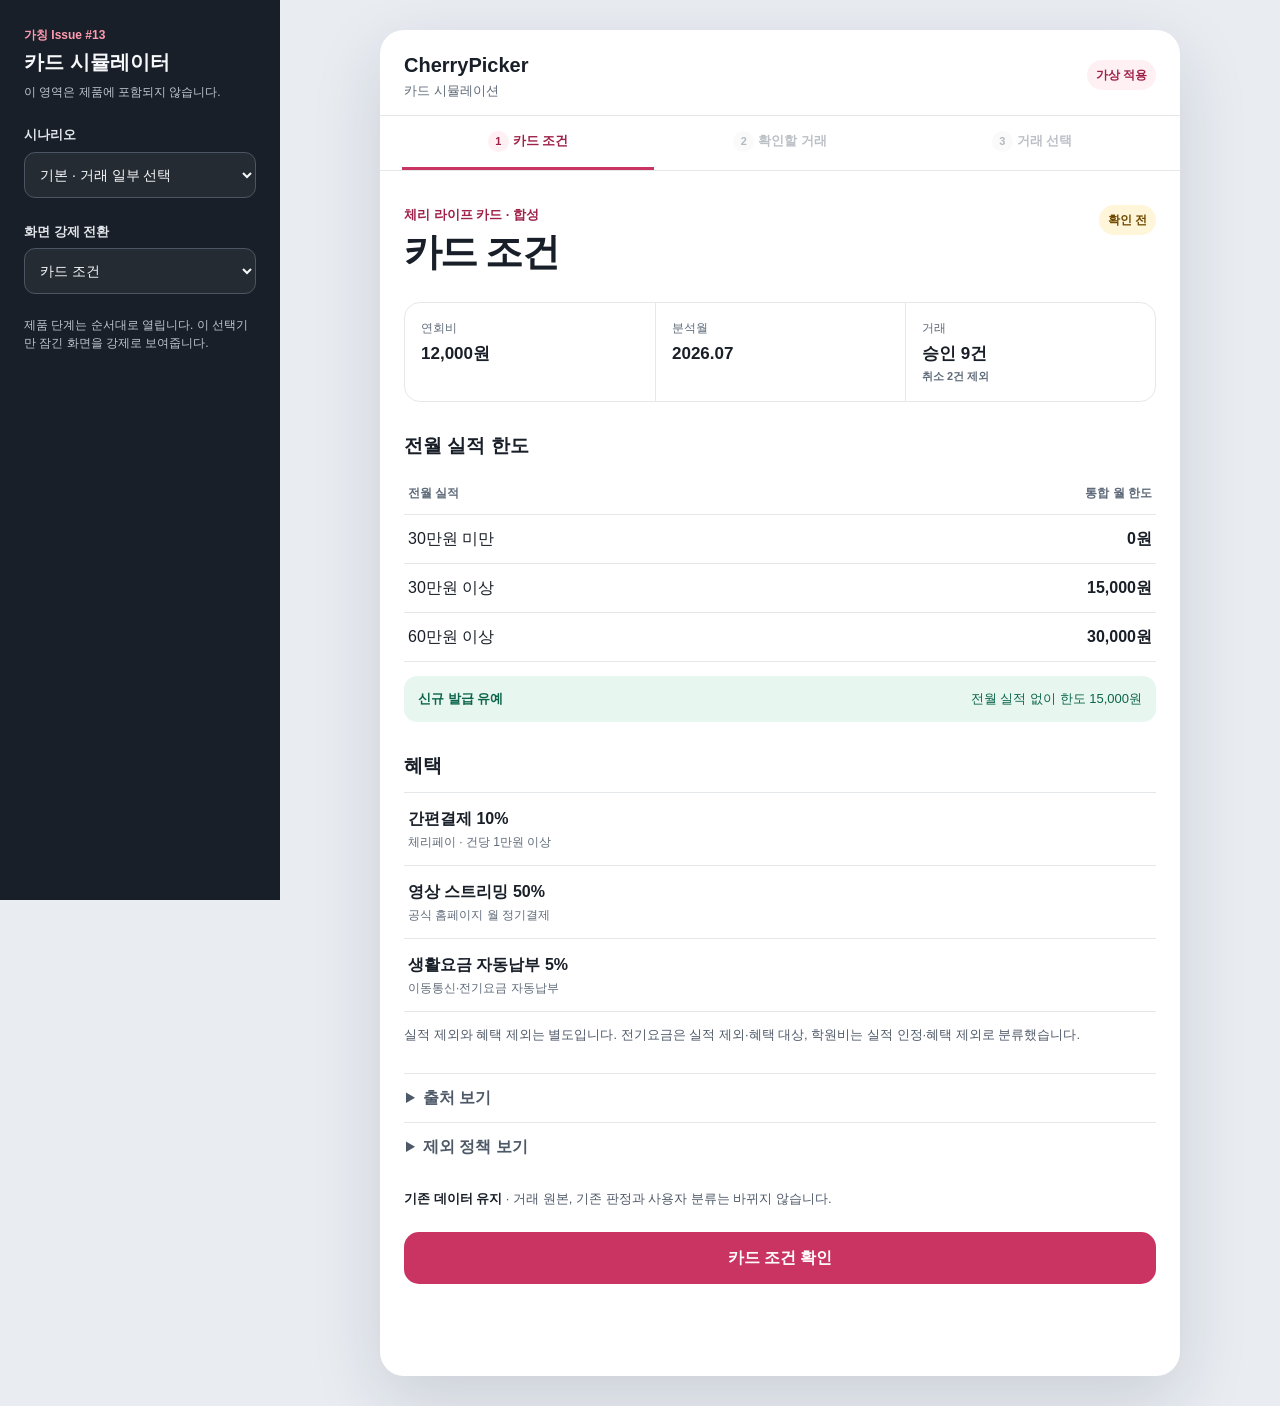
<file: Prototypes/Issue13/index.html>
<!doctype html>
<html lang="ko">
<head>
  <meta charset="utf-8">
  <meta name="viewport" content="width=device-width, initial-scale=1">
  <title>Issue 13 · 후보 카드 시뮬레이터 프로토타입</title>
  <link rel="stylesheet" href="styles.css">
</head>
<body>
  <div class="prototype-layout">
    <aside class="review-tools" aria-label="프로토타입 검토 도구">
      <div class="review-tools-head">
        <p>가칭 Issue #13</p>
        <h2>카드 시뮬레이터</h2>
        <span>이 영역은 제품에 포함되지 않습니다.</span>
      </div>

      <div class="review-field">
        <label for="scenario">시나리오</label>
        <select id="scenario">
          <option value="partial">기본 · 거래 일부 선택</option>
          <option value="empty">선택 0건</option>
          <option value="exhausted">월 한도 소진</option>
          <option value="ambiguous">애매한 거래 포함</option>
        </select>
      </div>

      <div class="review-field">
        <label for="review-screen">화면 강제 전환</label>
        <select id="review-screen">
          <option value="policy">카드 조건</option>
          <option value="questions">확인할 거래</option>
          <option value="transactions">거래 선택</option>
        </select>
      </div>

      <p class="review-note">제품 단계는 순서대로 열립니다. 이 선택기만 잠긴 화면을 강제로 보여줍니다.</p>
    </aside>

    <div class="preview-stage">
      <div class="product-shell">
        <header class="product-header">
          <div class="brand">
            <strong>CherryPicker</strong>
            <span>카드 시뮬레이션</span>
          </div>
          <span class="prototype-badge">가상 적용</span>
        </header>

        <nav class="simulator-steps" aria-label="카드 시뮬레이션 단계">
          <button type="button" data-product-screen="policy" aria-current="step"><span>1</span>카드 조건</button>
          <button type="button" data-product-screen="questions" disabled><span>2</span>확인할 거래</button>
          <button type="button" data-product-screen="transactions" disabled><span>3</span>거래 선택</button>
        </nav>

        <main class="product-main">
          <section id="policy-screen" class="product-screen" aria-labelledby="policy-page-title">
            <header class="screen-heading card-heading">
              <div>
                <p>체리 라이프 카드 · 합성</p>
                <h1 id="policy-page-title" tabindex="-1">카드 조건</h1>
              </div>
              <span id="policy-confirmation" class="state-badge is-pending">확인 전</span>
            </header>

            <dl class="key-facts">
              <div><dt>연회비</dt><dd>12,000원</dd></div>
              <div><dt>분석월</dt><dd>2026.07</dd></div>
              <div><dt>거래</dt><dd>승인 9건<small>취소 2건 제외</small></dd></div>
            </dl>

            <section class="policy-section" aria-labelledby="tier-title">
              <h2 id="tier-title">전월 실적 한도</h2>
              <table>
                <thead><tr><th scope="col">전월 실적</th><th scope="col">통합 월 한도</th></tr></thead>
                <tbody>
                  <tr><td>30만원 미만</td><td>0원</td></tr>
                  <tr><td>30만원 이상</td><td>15,000원</td></tr>
                  <tr><td>60만원 이상</td><td>30,000원</td></tr>
                </tbody>
              </table>
              <p class="grace-result"><strong>신규 발급 유예</strong><span>전월 실적 없이 한도 15,000원</span></p>
            </section>

            <section class="policy-section" aria-labelledby="benefit-title">
              <h2 id="benefit-title">혜택</h2>
              <ul class="benefit-policy-list">
                <li><div><strong>간편결제 10%</strong><span>체리페이 · 건당 1만원 이상</span></div></li>
                <li><div><strong>영상 스트리밍 50%</strong><span>공식 홈페이지 월 정기결제</span></div></li>
                <li><div><strong>생활요금 자동납부 5%</strong><span>이동통신·전기요금 자동납부</span></div></li>
              </ul>
              <p class="policy-difference">실적 제외와 혜택 제외는 별도입니다. 전기요금은 실적 제외·혜택 대상, 학원비는 실적 인정·혜택 제외로 분류했습니다.</p>
            </section>

            <details class="policy-details">
              <summary>출처 보기</summary>
              <dl>
                <div><dt>출처</dt><dd>체리 라이프 카드 상품설명서 v1.0 (합성)</dd></div>
                <div><dt>기준일</dt><dd>2026.07.01</dd></div>
                <div><dt>연회비 월 환산</dt><dd>1,000원</dd></div>
              </dl>
            </details>

            <details class="policy-details">
              <summary>제외 정책 보기</summary>
              <ul>
                <li>관리비·전기요금·상품권 구매는 실적 제외</li>
                <li>관리비·교육 업종·상품권 구매는 혜택 제외</li>
                <li>세 혜택은 같은 월 한도를 거래일 순으로 사용</li>
              </ul>
            </details>

            <p class="preservation-note"><strong>기존 데이터 유지</strong> · 거래 원본, 기존 판정과 사용자 분류는 바뀌지 않습니다.</p>
            <button id="confirm-policy" class="primary-button full-button" type="button">카드 조건 확인</button>
          </section>

          <section id="questions-screen" class="product-screen" aria-labelledby="questions-page-title" hidden>
            <header class="screen-heading">
              <p id="classification-summary">혜택 대상 5 · 혜택 없음 3 · 확인 필요 1</p>
              <h1 id="questions-page-title" tabindex="-1">확인할 거래</h1>
            </header>

            <section class="question-transaction" aria-labelledby="question-merchant">
              <div>
                <span>2026.07.13 · 승인</span>
                <h2 id="question-merchant">오픈마켓 주문</h2>
              </div>
              <strong>95,000원</strong>
            </section>

            <form id="question-form">
              <fieldset class="question-fieldset">
                <legend>체리페이로 결제했나요?</legend>
                <p>결제수단에 따라 간편결제 할인 9,500원 여부가 달라집니다.</p>
                <div class="question-options">
                  <label><input id="question-answer-yes" type="radio" name="question-answer" value="yes"><span>네, 체리페이</span></label>
                  <label><input id="question-answer-no" type="radio" name="question-answer" value="no"><span>아니요, 카드 직접 결제</span></label>
                </div>
              </fieldset>
            </form>

            <p id="question-result" class="question-result is-pending"><strong>미응답</strong><span>0원–최대 9,500원 범위로 계산합니다.</span></p>
            <button id="confirm-questions" class="primary-button full-button" type="button">범위로 거래 선택</button>
          </section>

          <section id="transactions-screen" class="product-screen" aria-labelledby="transactions-page-title" hidden>
            <header class="screen-heading">
              <p>체리 라이프 카드 · 2026.07</p>
              <h1 id="transactions-page-title" tabindex="-1">7월 거래 선택</h1>
            </header>

            <div class="assumption-field">
              <label for="performance-assumption">전월 실적 가정</label>
              <select id="performance-assumption">
                <option value="missed">실적 미달 · 한도 0원</option>
                <option value="tier300" selected>30만원 달성 · 한도 15,000원</option>
                <option value="tier600">60만원 달성 · 한도 30,000원</option>
                <option value="grace">신규 발급 유예 · 한도 15,000원</option>
              </select>
            </div>

            <section class="sticky-summary" aria-labelledby="summary-title">
              <h2 id="summary-title" class="sr-only">선택 결과</h2>
              <div class="summary-values">
                <div><span>예상 혜택</span><strong id="benefit-total">0원</strong></div>
                <div><span>피킹률</span><strong id="picking-rate">—</strong></div>
                <div><span>선택액</span><strong id="selected-total">0원</strong></div>
              </div>
              <p id="picking-rate-help">피킹률은 선택한 결제액 전체를 분모로 계산합니다.</p>
              <p id="range-note" class="range-note" hidden>확인 전 거래가 있어 최소–최대 범위로 표시합니다.</p>
            </section>

            <details class="calculation-summary">
              <summary>계산 상세</summary>
              <div class="calculation-summary-body">
                <dl>
                  <div><dt>선택 거래</dt><dd id="selected-count">0건</dd></div>
                  <div><dt>실적 인정액</dt><dd id="performance-total">0원</dd></div>
                  <div><dt>다음 달 전망</dt><dd id="performance-outlook">30만원 구간까지 300,000원 남음</dd></div>
                  <div><dt>한도 사용</dt><dd id="limit-usage">0원 / 15,000원</dd></div>
                  <div><dt>남은 한도</dt><dd id="limit-remaining">15,000원</dd></div>
                </dl>
                <div id="limit-progress" class="progress" role="progressbar" aria-label="통합 월 혜택한도 사용률" aria-valuemin="0" aria-valuemax="15000" aria-valuenow="0"><span></span></div>
                <p class="annual-fee-note"><span>연회비 월 환산 1,000원 반영</span><strong id="net-picking-rate">—</strong></p>
              </div>
            </details>

            <section class="transaction-section" aria-labelledby="transaction-list-title">
              <div class="transaction-head">
                <div><h2 id="transaction-list-title">거래</h2><p>승인 9건 · 취소 2건 제외</p></div>
                <div class="selection-actions">
                  <button id="select-all" type="button">모두 선택</button>
                  <button id="clear-all" type="button">모두 해제</button>
                </div>
              </div>
              <ol id="transaction-list" class="transaction-list"></ol>
            </section>
          </section>
        </main>
      </div>
    </div>
  </div>

  <p id="update-announcement" class="sr-only" role="status" aria-live="polite" aria-atomic="true"></p>
  <script src="app.js"></script>
</body>
</html>
</file>
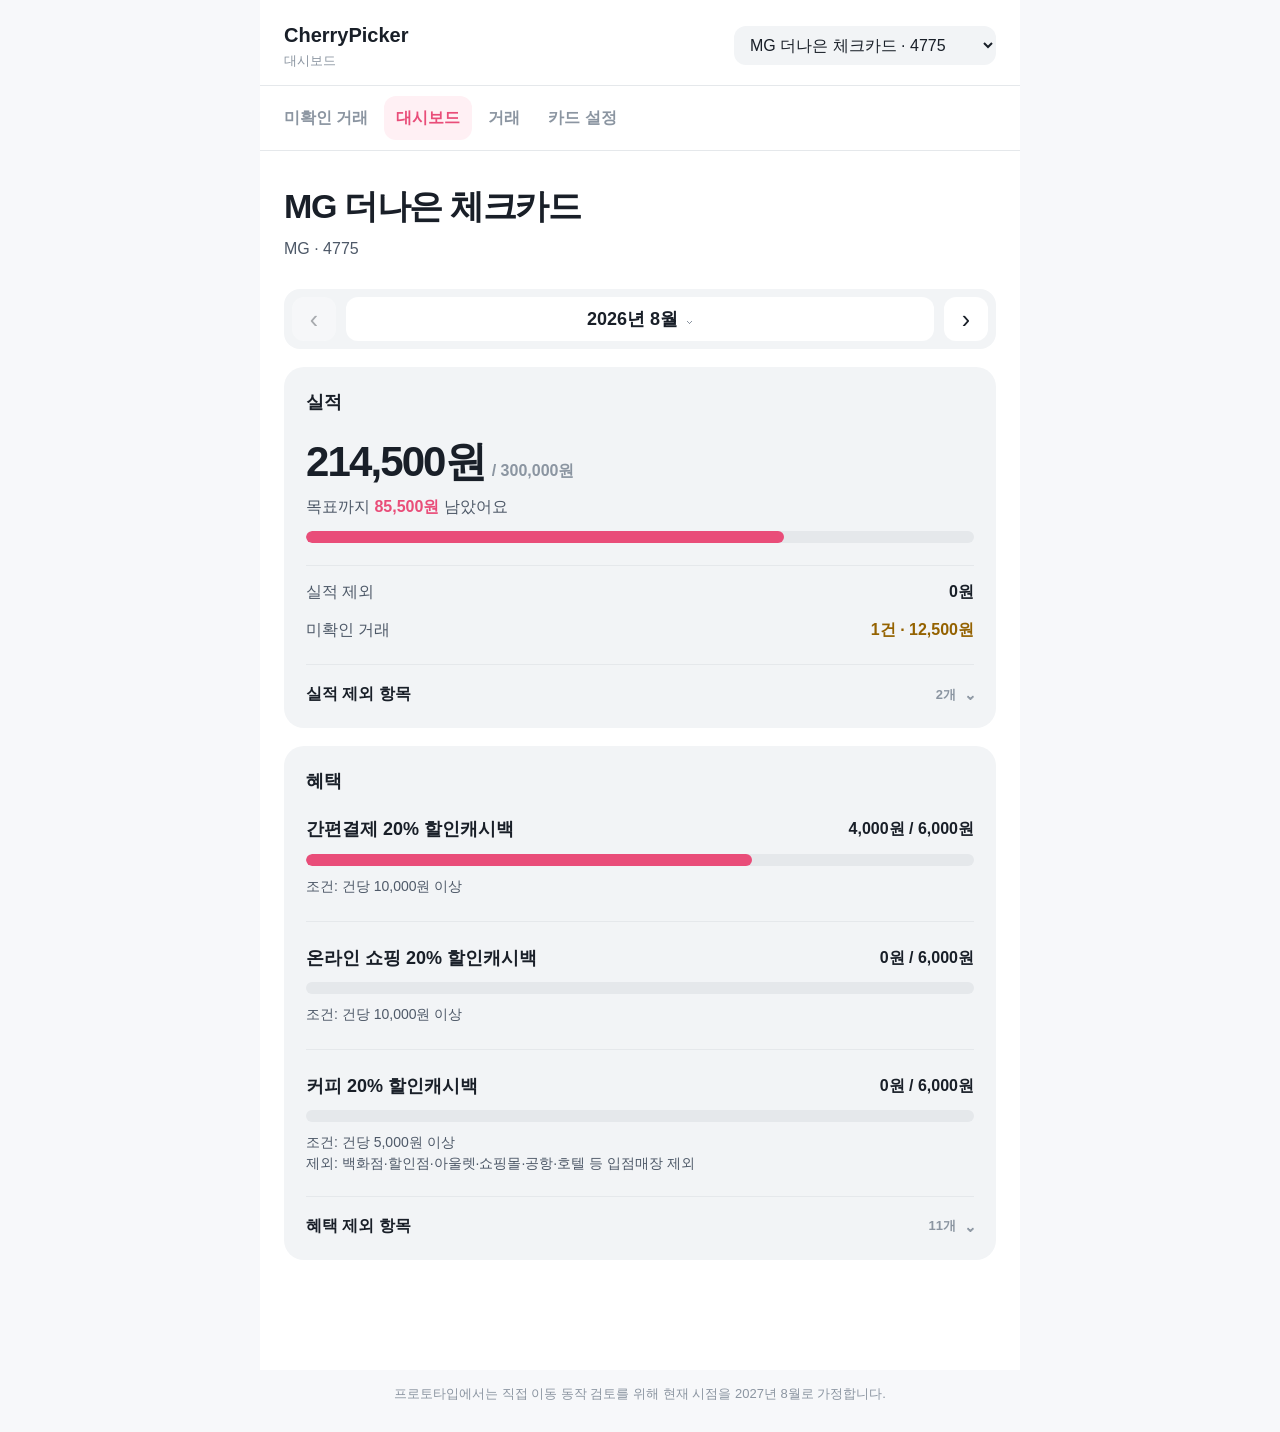
<file: Prototypes/Issue9/index.html>
<!doctype html>
<html lang="ko">
<head>
  <meta charset="utf-8">
  <meta name="viewport" content="width=device-width, initial-scale=1">
  <title>CherryPicker · 연월 선택 프로토타입</title>
  <link rel="stylesheet" href="styles.css">
</head>
<body>
  <div class="cp-shell">
    <header class="cp-header">
      <div class="cp-brand"><strong>CherryPicker</strong><span>대시보드</span></div>
      <select class="cp-card-select" aria-label="카드 선택">
        <option>MG 더나은 체크카드 · 4775</option>
      </select>
    </header>

    <nav class="cp-nav" aria-label="주요 메뉴">
      <button type="button">미확인 거래</button>
      <button type="button" aria-current="page">대시보드</button>
      <button type="button">거래</button>
      <button type="button">카드 설정</button>
    </nav>

    <main class="cp-main">
      <div class="cp-heading">
        <h1>MG 더나은 체크카드</h1>
        <p>MG · 4775</p>
      </div>

      <div class="cp-period-wrap">
        <div class="cp-period">
          <button type="button" data-month-step="-1" aria-label="이전 달">‹</button>
          <button class="cp-period-trigger" id="month-picker-trigger" type="button" aria-haspopup="dialog" aria-expanded="false">
            <strong id="period-label">2026년 8월</strong><span aria-hidden="true">⌄</span>
          </button>
          <button type="button" data-month-step="1" aria-label="다음 달">›</button>
        </div>

        <section class="cp-month-picker" id="month-picker" role="dialog" aria-label="연도와 월 선택" hidden>
          <div class="cp-picker-head">
            <button type="button" id="previous-year" aria-label="이전 연도">‹</button>
            <strong id="picker-year">2026년</strong>
            <button type="button" id="next-year" aria-label="다음 연도">›</button>
          </div>
          <div class="cp-month-grid" id="month-grid" aria-label="월 선택"></div>
        </section>
      </div>

      <section class="cp-panel" aria-labelledby="performance-title">
        <div class="cp-panel-head"><h2 id="performance-title">실적</h2></div>
        <div class="cp-hero-value"><strong>214,500원</strong><span>/ 300,000원</span></div>
        <p class="cp-remaining">목표까지 <strong>85,500원</strong> 남았어요</p>
        <div class="cp-progress" role="progressbar" aria-label="월 실적 진행도" aria-valuemin="0" aria-valuemax="300000" aria-valuenow="214500"><span style="width:71.5%"></span></div>
        <dl class="cp-breakdown">
          <div><dt>실적 제외</dt><dd>0원</dd></div>
          <div><dt>미확인 거래</dt><dd class="cp-unconfirmed">1건 · 12,500원</dd></div>
        </dl>
        <details class="cp-policy">
          <summary><span>실적 제외 항목</span><span class="cp-policy-summary-meta"><span>2개</span><span class="cp-policy-chevron" aria-hidden="true">⌄</span></span></summary>
        </details>
      </section>

      <section class="cp-panel" aria-labelledby="benefit-title">
        <div class="cp-panel-head"><h2 id="benefit-title">혜택</h2></div>
        <div class="cp-benefit">
          <div class="cp-metric-label"><span class="cp-benefit-name">간편결제 20% 할인캐시백</span><strong>4,000원 / 6,000원</strong></div>
          <div class="cp-progress" role="progressbar" aria-label="간편결제 20% 할인캐시백"><span style="width:66.7%"></span></div>
          <p class="cp-benefit-terms">조건: 건당 10,000원 이상</p>
        </div>
        <div class="cp-benefit">
          <div class="cp-metric-label"><span class="cp-benefit-name">온라인 쇼핑 20% 할인캐시백</span><strong>0원 / 6,000원</strong></div>
          <div class="cp-progress" role="progressbar" aria-label="온라인 쇼핑 20% 할인캐시백"><span style="width:0"></span></div>
          <p class="cp-benefit-terms">조건: 건당 10,000원 이상</p>
        </div>
        <div class="cp-benefit">
          <div class="cp-metric-label"><span class="cp-benefit-name">커피 20% 할인캐시백</span><strong>0원 / 6,000원</strong></div>
          <div class="cp-progress" role="progressbar" aria-label="커피 20% 할인캐시백"><span style="width:0"></span></div>
          <p class="cp-benefit-terms">조건: 건당 5,000원 이상<br>제외: 백화점·할인점·아울렛·쇼핑몰·공항·호텔 등 입점매장 제외</p>
        </div>
        <details class="cp-policy">
          <summary><span>혜택 제외 항목</span><span class="cp-policy-summary-meta"><span>11개</span><span class="cp-policy-chevron" aria-hidden="true">⌄</span></span></summary>
        </details>
      </section>
    </main>
  </div>

  <p class="prototype-note">프로토타입에서는 직접 이동 동작 검토를 위해 현재 시점을 2027년 8월로 가정합니다.</p>
  <div class="cp-toast" id="toast" role="status" aria-live="polite" hidden></div>
  <script src="app.js"></script>
</body>
</html>
</file>
<file: Prototypes/Issue10/styles.css>
:root {
  color-scheme: light dark;
  --cp-bg: light-dark(#f7f8fa, #101214);
  --cp-surface: light-dark(#ffffff, #171a1d);
  --cp-soft: light-dark(#f2f4f6, #202428);
  --cp-text: light-dark(#191f28, #f2f4f6);
  --cp-subtle: light-dark(#4e5968, #b0b8c1);
  --cp-muted: light-dark(#8b95a1, #8b95a1);
  --cp-line: light-dark(#e5e8eb, #2d3339);
  --cp-accent: light-dark(#e94d79, #ff7895);
  --cp-accent-soft: light-dark(#fff0f4, #3a2028);
  --cp-danger: light-dark(#d52f4c, #ff7990);
}

* { box-sizing: border-box; }
body {
  margin: 0;
  background: var(--cp-bg);
  color: var(--cp-text);
  font-family: -apple-system, BlinkMacSystemFont, "Segoe UI", sans-serif;
  font-size: 16px;
  line-height: 1.5;
}
button, input, select { font: inherit; color: inherit; }
button { cursor: pointer; touch-action: manipulation; }
[hidden] { display: none !important; }
.cp-shell { width: min(100%, 760px); margin: 0 auto; min-height: 100vh; background: var(--cp-surface); }
.cp-header {
  display: flex;
  gap: 16px;
  align-items: center;
  justify-content: space-between;
  padding: 20px 24px 14px;
  border-bottom: 1px solid var(--cp-line);
  position: sticky;
  top: 0;
  z-index: 10;
  background: color-mix(in srgb, var(--cp-surface) 94%, transparent);
  backdrop-filter: blur(16px);
}
.cp-brand { display: grid; gap: 1px; }
.cp-brand strong { font-size: 20px; font-weight: 700; }
.cp-brand span { color: var(--cp-muted); font-size: 13px; }
.cp-card-select {
  min-width: 220px;
  max-width: 58%;
  padding: 10px 34px 10px 12px;
  border: 0;
  border-radius: 12px;
  background: var(--cp-soft);
  font-size: 16px;
}
.cp-nav {
  display: flex;
  gap: 4px;
  overflow-x: auto;
  padding: 10px 12px;
  border-bottom: 1px solid var(--cp-line);
  scrollbar-width: none;
}
.cp-nav button {
  flex: 0 0 auto;
  padding: 10px 12px;
  border: 0;
  border-radius: 12px;
  color: var(--cp-muted);
  background: transparent;
  font-weight: 650;
}
.cp-nav button[aria-current="page"] { color: var(--cp-accent); background: var(--cp-accent-soft); }
.cp-main { padding: 34px 24px 110px; }
.cp-heading { margin-bottom: 28px; }
.cp-heading h1 {
  margin: 0;
  font-size: clamp(26px, 6vw, 34px);
  line-height: 1.25;
  letter-spacing: -0.04em;
}
.cp-heading p { margin: 10px 0 0; color: var(--cp-subtle); }
.cp-field { display: grid; gap: 8px; margin-top: 18px; }
.cp-field label { color: var(--cp-subtle); font-weight: 650; }
.cp-field input {
  width: 100%;
  min-height: 50px;
  padding: 13px 14px;
  border: 1px solid var(--cp-line);
  border-radius: 12px;
  background: var(--cp-soft);
  font-size: 16px;
}
.cp-field input:focus-visible,
.cp-button:focus-visible,
.cp-nav button:focus-visible,
.cp-card-select:focus-visible {
  outline: 3px solid color-mix(in srgb, var(--cp-accent) 34%, transparent);
  outline-offset: 2px;
}
.cp-field input[aria-invalid="true"] { border-color: var(--cp-danger); }
.cp-field-help,
.cp-field-error { margin: 0; font-size: 13px; }
.cp-field-help { color: var(--cp-muted); }
.cp-field-error { color: var(--cp-danger); }
.cp-settings-section { margin-top: 34px; padding-top: 28px; border-top: 1px solid var(--cp-line); }
.cp-section-heading { display: flex; align-items: flex-start; justify-content: space-between; gap: 18px; }
.cp-section-heading h2 { margin: 0; font-size: 20px; }
.cp-section-heading p { margin: 7px 0 0; color: var(--cp-subtle); }
.cp-period-badge {
  flex: 0 0 auto;
  padding: 7px 10px;
  border-radius: 999px;
  color: var(--cp-accent);
  background: var(--cp-accent-soft);
  font-size: 13px;
  font-weight: 700;
  white-space: nowrap;
}
.cp-benefit-offsets { margin-top: 30px; }
.cp-subheading h3 { margin: 0; font-size: 18px; }
.cp-subheading p { margin: 5px 0 0; color: var(--cp-muted); font-size: 14px; }
.cp-benefit-field + .cp-benefit-field { margin-top: 22px; padding-top: 4px; }
.cp-actions { display: grid; grid-template-columns: 1fr 1.35fr; gap: 10px; margin-top: 28px; }
.cp-button {
  min-height: 52px;
  padding: 13px 18px;
  border: 0;
  border-radius: 15px;
  background: var(--cp-soft);
  font-weight: 700;
}
.cp-button-primary { color: #17191d; background: var(--cp-accent); }
.prototype-note {
  width: min(calc(100% - 32px), 728px);
  margin: 14px auto 28px;
  color: var(--cp-muted);
  font-size: 13px;
  text-align: center;
}
.cp-toast {
  position: fixed;
  left: 50%;
  bottom: 24px;
  translate: -50% 0;
  z-index: 20;
  padding: 12px 18px;
  border-radius: 999px;
  color: var(--cp-text);
  background: var(--cp-soft);
  box-shadow: 0 12px 30px color-mix(in srgb, #000 20%, transparent);
  white-space: nowrap;
}

@media (max-width: 520px) {
  .cp-header { padding: 16px; align-items: stretch; flex-direction: column; gap: 10px; }
  .cp-card-select { width: 100%; max-width: none; }
  .cp-main { padding: 28px 18px 100px; }
  .cp-section-heading { display: grid; gap: 12px; }
  .cp-period-badge { justify-self: start; }
  .cp-actions { grid-template-columns: 1fr 1.25fr; }
}
</file>
<file: Prototypes/Issue13/styles.css>
:root {
  color-scheme: light dark;
  --bg: light-dark(#e9edf2, #0c0e10);
  --surface: light-dark(#ffffff, #171a1d);
  --soft: light-dark(#f2f4f6, #202428);
  --soft-strong: light-dark(#e9edf1, #292e34);
  --text: light-dark(#191f28, #f2f4f6);
  --subtle: light-dark(#4e5968, #c0c6ce);
  --muted: light-dark(#5f6b7a, #b0b8c1);
  --line: light-dark(#e5e8eb, #343b43);
  --accent-fill: light-dark(#c93462, #ff7895);
  --accent-text: light-dark(#9e2149, #ff9bb0);
  --accent-soft: light-dark(#fff0f4, #3a2028);
  --positive-text: light-dark(#0b654a, #75ddb8);
  --positive-soft: light-dark(#e8f6f0, #17352d);
  --warning-text: light-dark(#6f4a00, #f3c875);
  --warning-soft: light-dark(#fff5d8, #382f1b);
  --danger-text: light-dark(#a62b48, #ff96aa);
  --track: light-dark(#dbe1e7, #333a43);
  --shadow: 0 24px 70px rgb(20 31 47 / 14%);
}

* { box-sizing: border-box; }
html { background: var(--bg); }
body {
  margin: 0;
  color: var(--text);
  background: var(--bg);
  font-family: -apple-system, BlinkMacSystemFont, "Segoe UI", sans-serif;
  font-size: 16px;
  line-height: 1.5;
}
button, input, select { font: inherit; color: inherit; }
button { cursor: pointer; touch-action: manipulation; }
[hidden] { display: none !important; }

.prototype-layout {
  display: grid;
  grid-template-columns: 280px minmax(0, 1fr);
  min-height: 100vh;
}
.review-tools {
  position: sticky;
  top: 0;
  align-self: start;
  height: 100vh;
  padding: 26px 24px;
  overflow: auto;
  color: #f7f8fa;
  background: #191f28;
}
.review-tools-head > p { margin: 0 0 3px; color: #ff9bb0; font-size: 12px; font-weight: 800; }
.review-tools h2 { margin: 0; font-size: 20px; }
.review-tools-head > span { display: block; margin-top: 6px; color: #c0c6ce; font-size: 12px; }
.review-field { display: grid; gap: 7px; margin-top: 24px; }
.review-field label { color: #e2e5e9; font-size: 13px; font-weight: 700; }
.review-field select {
  width: 100%;
  min-height: 46px;
  padding: 9px 34px 9px 11px;
  border: 1px solid #4b5662;
  border-radius: 11px;
  color: #f7f8fa;
  background: #252b32;
  font-size: 14px;
}
.review-note { margin: 22px 0 0; color: #c0c6ce; font-size: 12px; }

.preview-stage { padding: 30px; }
.product-shell {
  width: min(100%, 800px);
  min-height: calc(100vh - 60px);
  margin: 0 auto;
  overflow: clip;
  border-radius: 24px;
  background: var(--surface);
  box-shadow: var(--shadow);
}
.product-header {
  display: flex;
  align-items: center;
  justify-content: space-between;
  gap: 16px;
  padding: 20px 24px 14px;
  border-bottom: 1px solid var(--line);
}
.brand { display: grid; gap: 1px; }
.brand strong { font-size: 20px; }
.brand span { color: var(--muted); font-size: 13px; }
.prototype-badge,
.state-badge {
  padding: 6px 9px;
  border-radius: 999px;
  font-size: 12px;
  font-weight: 750;
  white-space: nowrap;
}
.prototype-badge { color: var(--accent-text); background: var(--accent-soft); }
.state-badge.is-pending { color: var(--warning-text); background: var(--warning-soft); }
.state-badge.is-confirmed { color: var(--positive-text); background: var(--positive-soft); }

.simulator-steps {
  display: grid;
  grid-template-columns: repeat(3, 1fr);
  padding: 0 22px;
  border-bottom: 1px solid var(--line);
}
.simulator-steps button {
  min-height: 54px;
  padding: 10px 6px;
  border: 0;
  border-bottom: 3px solid transparent;
  color: var(--muted);
  background: transparent;
  font-size: 13px;
  font-weight: 700;
}
.simulator-steps button span {
  display: inline-grid;
  place-items: center;
  width: 21px;
  height: 21px;
  margin-right: 4px;
  border-radius: 50%;
  color: var(--subtle);
  background: var(--soft);
  font-size: 11px;
}
.simulator-steps button[aria-current="step"] { border-bottom-color: var(--accent-fill); color: var(--accent-text); }
.simulator-steps button[aria-current="step"] span { color: var(--accent-text); background: var(--accent-soft); }
.simulator-steps button:disabled { cursor: not-allowed; opacity: .42; }

.product-main { padding: 34px 24px 92px; }
.screen-heading { margin-bottom: 26px; }
.screen-heading > p,
.screen-heading > div > p {
  margin: 0 0 6px;
  color: var(--accent-text);
  font-size: 13px;
  font-weight: 750;
}
.screen-heading h1 {
  margin: 0;
  font-size: clamp(28px, 6vw, 38px);
  line-height: 1.2;
  letter-spacing: -.045em;
}
.screen-heading h1 span { color: var(--muted); font-size: .48em; letter-spacing: 0; }
.card-heading { display: flex; align-items: flex-start; justify-content: space-between; gap: 18px; }

.key-facts {
  display: grid;
  grid-template-columns: repeat(3, 1fr);
  margin: 0;
  border: 1px solid var(--line);
  border-radius: 16px;
  overflow: hidden;
}
.key-facts > div { min-width: 0; padding: 16px; }
.key-facts > div + div { border-left: 1px solid var(--line); }
.key-facts dt { color: var(--muted); font-size: 12px; }
.key-facts dd { margin: 4px 0 0; font-size: 17px; font-weight: 750; font-variant-numeric: tabular-nums; }
.key-facts small { display: block; margin-top: 2px; color: var(--muted); font-size: 11px; }

.policy-section { margin-top: 30px; }
.policy-section h2 { margin: 0 0 12px; font-size: 19px; }
.policy-section table { width: 100%; border-collapse: collapse; }
.policy-section th,
.policy-section td { padding: 12px 4px; border-bottom: 1px solid var(--line); text-align: left; }
.policy-section th { color: var(--muted); font-size: 12px; font-weight: 650; }
.policy-section th:last-child,
.policy-section td:last-child { text-align: right; font-variant-numeric: tabular-nums; }
.policy-section td:last-child { font-weight: 750; }
.grace-result {
  display: flex;
  justify-content: space-between;
  gap: 16px;
  margin: 14px 0 0;
  padding: 13px 14px;
  border-radius: 13px;
  color: var(--positive-text);
  background: var(--positive-soft);
  font-size: 13px;
}
.grace-result span { text-align: right; }
.benefit-policy-list { margin: 0; padding: 0; border-top: 1px solid var(--line); list-style: none; }
.benefit-policy-list li {
  padding: 14px 4px;
  border-bottom: 1px solid var(--line);
}
.benefit-policy-list li div { display: grid; gap: 2px; }
.benefit-policy-list li span { color: var(--muted); font-size: 12px; }
.policy-difference { margin: 13px 0 0; color: var(--subtle); font-size: 13px; }

.policy-details { border-top: 1px solid var(--line); }
.policy-section + .policy-details { margin-top: 28px; }
.policy-details + .policy-details { margin-top: 0; }
.policy-details summary,
.calculation-summary summary,
.row-details summary {
  min-height: 46px;
  padding: 12px 2px;
  cursor: pointer;
  color: var(--subtle);
  font-weight: 700;
}
.policy-details dl { margin: 0 0 14px; padding: 13px 14px; border-radius: 12px; background: var(--soft); }
.policy-details dl div { display: grid; grid-template-columns: 110px 1fr; gap: 14px; }
.policy-details dl div + div { margin-top: 8px; }
.policy-details dt { color: var(--muted); }
.policy-details dd { margin: 0; text-align: right; }
.policy-details ul { margin: 0 0 14px; padding: 13px 14px 13px 34px; border-radius: 12px; background: var(--soft); color: var(--subtle); }
.policy-details li + li { margin-top: 7px; }
.preservation-note { margin: 18px 0 0; color: var(--subtle); font-size: 13px; }
.preservation-note strong { color: var(--text); }

.primary-button {
  min-height: 52px;
  padding: 13px 18px;
  border: 0;
  border-radius: 15px;
  color: light-dark(#ffffff, #17191d);
  background: var(--accent-fill);
  font-weight: 750;
}
.full-button { width: 100%; margin-top: 24px; }

.question-transaction {
  display: flex;
  align-items: center;
  justify-content: space-between;
  gap: 18px;
  padding: 20px 0;
  border-top: 1px solid var(--line);
  border-bottom: 1px solid var(--line);
}
.question-transaction span { color: var(--muted); font-size: 12px; }
.question-transaction h2 { margin: 3px 0 0; font-size: 19px; }
.question-transaction > strong { font-size: 20px; font-variant-numeric: tabular-nums; white-space: nowrap; }
.question-fieldset { margin: 28px 0 0; padding: 0; border: 0; }
.question-fieldset legend { font-size: 19px; font-weight: 750; }
.question-fieldset > p { margin: 5px 0 15px; color: var(--subtle); font-size: 13px; }
.question-options { display: grid; grid-template-columns: 1fr 1fr; gap: 10px; }
.question-options label {
  display: flex;
  align-items: center;
  gap: 9px;
  min-height: 52px;
  padding: 13px 14px;
  border: 1px solid var(--line);
  border-radius: 13px;
  background: var(--soft);
  cursor: pointer;
  font-weight: 650;
}
.question-options input { width: 20px; height: 20px; margin: 0; accent-color: var(--accent-fill); }
.question-result {
  display: flex;
  justify-content: space-between;
  gap: 16px;
  margin: 18px 0 0;
  padding: 14px;
  border-radius: 13px;
  font-size: 13px;
}
.question-result span { text-align: right; }
.question-result.is-pending { color: var(--warning-text); background: var(--warning-soft); }
.question-result.is-resolved { color: var(--positive-text); background: var(--positive-soft); }

.assumption-field { display: grid; gap: 7px; margin-bottom: 16px; }
.assumption-field label { color: var(--subtle); font-size: 13px; font-weight: 700; }
.assumption-field select {
  width: 100%;
  min-height: 50px;
  padding: 11px 38px 11px 13px;
  border: 1px solid var(--line);
  border-radius: 13px;
  background: var(--soft);
  font-size: 16px;
}

.sticky-summary {
  position: sticky;
  top: 0;
  z-index: 10;
  margin: 0 -8px;
  padding: 14px 16px;
  border: 1px solid var(--line);
  border-radius: 16px;
  background: color-mix(in srgb, var(--surface) 96%, transparent);
  box-shadow: 0 8px 24px rgb(20 31 47 / 10%);
  backdrop-filter: blur(14px);
}
.summary-values { display: grid; grid-template-columns: repeat(3, 1fr); }
.summary-values > div { min-width: 0; }
.summary-values > div + div { padding-left: 14px; border-left: 1px solid var(--line); }
.summary-values span { display: block; color: var(--muted); font-size: 11px; }
.summary-values strong { display: block; margin-top: 2px; overflow-wrap: anywhere; font-size: 19px; font-variant-numeric: tabular-nums; letter-spacing: -.025em; }
.summary-values > div:first-child strong,
.summary-values > div:nth-child(2) strong { color: var(--accent-text); }
.sticky-summary > p { margin: 7px 0 0; color: var(--muted); font-size: 11px; }
.sticky-summary .range-note { color: var(--warning-text); font-weight: 650; }

.calculation-summary { margin-top: 12px; border-bottom: 1px solid var(--line); }
.calculation-summary-body { padding: 4px 14px 16px; border-radius: 14px; background: var(--soft); }
.calculation-summary-body dl { margin: 0; }
.calculation-summary-body dl > div { display: grid; grid-template-columns: 130px minmax(0, 1fr); gap: 16px; padding: 8px 0; }
.calculation-summary-body dt { color: var(--muted); }
.calculation-summary-body dd { margin: 0; text-align: right; font-weight: 650; font-variant-numeric: tabular-nums; }
.progress { height: 10px; margin-top: 8px; overflow: hidden; border-radius: 999px; background: var(--track); }
.progress span { display: block; width: 0; height: 100%; border-radius: inherit; background: var(--accent-fill); transition: width .18s ease; }
.annual-fee-note { display: flex; justify-content: space-between; gap: 16px; margin: 13px 0 0; padding-top: 12px; border-top: 1px solid var(--line); color: var(--muted); font-size: 12px; }
.annual-fee-note strong { color: var(--text); font-variant-numeric: tabular-nums; }

.transaction-section { margin-top: 30px; }
.transaction-head { display: flex; align-items: flex-end; justify-content: space-between; gap: 18px; }
.transaction-head h2 { margin: 0; font-size: 20px; }
.transaction-head p { margin: 3px 0 0; color: var(--muted); font-size: 12px; }
.selection-actions { display: flex; gap: 6px; }
.selection-actions button,
.question-review-button {
  min-height: 42px;
  padding: 8px 11px;
  border: 0;
  border-radius: 11px;
  color: var(--subtle);
  background: var(--soft);
  font-size: 13px;
  font-weight: 700;
}
.transaction-list { margin: 12px 0 0; padding: 0; border-top: 1px solid var(--line); border-bottom: 1px solid var(--line); list-style: none; }
.transaction-row { border-bottom: 1px solid var(--line); }
.transaction-row:last-child { border-bottom: 0; }
.transaction-row[data-selected="true"] { background: color-mix(in srgb, var(--accent-soft) 28%, var(--surface)); box-shadow: inset 3px 0 0 var(--accent-fill); }
.transaction-label {
  display: grid;
  grid-template-columns: auto minmax(0, 1fr) auto;
  gap: 12px;
  align-items: center;
  min-height: 76px;
  padding: 13px 4px;
  cursor: pointer;
}
.transaction-check { width: 22px; height: 22px; margin: 0; accent-color: var(--accent-fill); }
.row-copy { min-width: 0; }
.row-merchant { display: block; overflow: hidden; text-overflow: ellipsis; white-space: nowrap; font-weight: 750; }
.row-date { display: block; margin-top: 1px; color: var(--muted); font-size: 11px; }
.row-summary { display: block; margin-top: 3px; overflow: hidden; color: var(--subtle); font-size: 12px; text-overflow: ellipsis; white-space: nowrap; }
.row-side { min-width: 122px; text-align: right; }
.row-amount { display: block; font-size: 16px; font-variant-numeric: tabular-nums; white-space: nowrap; }
.row-benefit { display: block; margin-top: 2px; color: var(--positive-text); font-size: 12px; font-weight: 750; font-variant-numeric: tabular-nums; }
.row-benefit.is-none { color: var(--muted); }
.row-benefit.is-question { color: var(--warning-text); }
.row-actions { display: flex; justify-content: flex-end; margin: -4px 4px 8px 36px; }
.question-review-button { color: var(--warning-text); background: var(--warning-soft); }
.row-details { margin: 0 4px 0 36px; border-top: 1px solid var(--line); }
.row-details summary { font-size: 12px; }
.row-evidence { margin: 0 0 12px; }
.row-evidence > div { display: grid; grid-template-columns: 72px minmax(0, 1fr); gap: 12px; padding: 5px 0; }
.row-evidence dt { color: var(--muted); font-size: 12px; }
.row-evidence dd { margin: 0; color: var(--subtle); font-size: 12px; }
.calculation-values { display: grid; grid-template-columns: repeat(3, minmax(0, 1fr)); gap: 8px; padding: 11px; border-radius: 11px; background: var(--soft); }
.calculation-values span { min-width: 0; color: var(--muted); font-size: 11px; }
.calculation-values b { display: block; margin-top: 2px; color: var(--text); font-size: 13px; font-variant-numeric: tabular-nums; overflow-wrap: anywhere; }
.calculation-note { margin: 9px 0 13px; color: var(--warning-text); font-size: 12px; }

button:focus-visible,
input:focus-visible,
select:focus-visible,
summary:focus-visible,
[tabindex="-1"]:focus-visible {
  outline: 3px solid color-mix(in srgb, var(--accent-fill) 40%, transparent);
  outline-offset: 2px;
}
.sr-only {
  position: absolute;
  width: 1px;
  height: 1px;
  padding: 0;
  margin: -1px;
  overflow: hidden;
  clip: rect(0, 0, 0, 0);
  white-space: nowrap;
  border: 0;
}

@media (max-width: 980px) {
  .prototype-layout { display: block; }
  .review-tools {
    position: static;
    display: grid;
    grid-template-columns: minmax(0, 1fr) minmax(210px, 270px) minmax(190px, 240px);
    gap: 16px;
    width: 100%;
    height: auto;
    padding: 17px 20px;
  }
  .review-field { margin-top: 0; align-self: center; }
  .review-note { display: none; }
  .preview-stage { padding: 18px; }
  .product-shell { min-height: calc(100vh - 145px); border-radius: 20px; }
}

@media (max-width: 736px) {
  .review-tools { grid-template-columns: minmax(0, 1fr) 1fr 1fr; gap: 12px; }
  .calculation-values { grid-template-columns: 1fr 1fr; }
  .calculation-values span:last-child { grid-column: 1 / -1; }
}

@media (max-width: 600px) {
  .review-tools { grid-template-columns: 1fr; }
  .product-main { padding-top: 28px; }
  .question-options { grid-template-columns: 1fr; }
  .transaction-head { display: grid; }
  .selection-actions { justify-self: stretch; }
  .selection-actions button { flex: 1; }
}

@media (max-width: 520px) {
  .preview-stage { padding: 0; }
  .product-shell { min-height: 100vh; border-radius: 0; box-shadow: none; }
  .product-header { padding: 16px; }
  .simulator-steps { padding: 0 8px; }
  .simulator-steps button { font-size: 12px; }
  .simulator-steps button span { margin-right: 2px; }
  .product-main { padding: 26px 18px 76px; }
  .key-facts > div { padding: 14px 11px; }
  .key-facts dd { font-size: 15px; }
  .grace-result,
  .question-result { display: grid; gap: 3px; }
  .grace-result span,
  .question-result span { text-align: left; }
  .policy-details dl div { grid-template-columns: 1fr; gap: 1px; }
  .policy-details dd { text-align: left; }
  .sticky-summary { margin-inline: -4px; padding-inline: 12px; }
  .summary-values > div + div { padding-left: 10px; }
  .summary-values strong { font-size: 17px; }
  .calculation-summary-body dl > div { grid-template-columns: 105px minmax(0, 1fr); gap: 10px; }
  .transaction-label { gap: 10px; }
  .row-side { min-width: 106px; }
  .row-details { margin-left: 32px; }
  .annual-fee-note { display: grid; gap: 2px; }
}

@media (max-width: 360px) {
  .review-tools { padding-inline: 16px; }
  .product-main { padding-inline: 14px; }
  .simulator-steps { padding-inline: 3px; }
  .simulator-steps button { padding-inline: 2px; font-size: 11px; }
  .simulator-steps button span { width: 19px; height: 19px; }
  .key-facts { grid-template-columns: 1fr; }
  .key-facts > div + div { border-top: 1px solid var(--line); border-left: 0; }
  .key-facts > div { display: grid; grid-template-columns: 70px 1fr; align-items: baseline; gap: 6px; padding: 10px 13px; }
  .key-facts dd { margin: 0; }
  .key-facts small { grid-column: 2; }
  .question-transaction { align-items: flex-start; }
  .summary-values { grid-template-columns: repeat(2, minmax(0, 1fr)); row-gap: 8px; }
  .summary-values > div:nth-child(3) { grid-column: 1 / -1; padding-top: 8px; padding-left: 0; border-top: 1px solid var(--line); border-left: 0; }
  .summary-values strong { overflow-wrap: normal; font-size: 15px; white-space: nowrap; }
  .transaction-label { grid-template-columns: auto minmax(0, 1fr) 96px; gap: 8px; }
  .row-side { min-width: 0; }
  .row-amount { font-size: 14px; }
  .row-benefit { font-size: 11px; }
  .calculation-values { grid-template-columns: 1fr; }
  .calculation-values span:last-child { grid-column: auto; }
}

@media (max-width: 320px) {
  .product-main { padding-inline: 12px; }
  .simulator-steps button span { display: none; }
  .summary-values > div:nth-child(2) { padding-left: 7px; }
  .summary-values strong { font-size: 14px; }
  .transaction-label { grid-template-columns: auto minmax(0, 1fr) 88px; gap: 7px; }
}

@media (prefers-reduced-motion: reduce) {
  *, *::before, *::after {
    scroll-behavior: auto !important;
    transition-duration: .01ms !important;
    animation-duration: .01ms !important;
    animation-iteration-count: 1 !important;
  }
}
</file>
<file: Prototypes/Issue9/styles.css>
:root {
  color-scheme: light dark;
  --cp-bg: light-dark(#f7f8fa, #101214);
  --cp-surface: light-dark(#ffffff, #171a1d);
  --cp-soft: light-dark(#f2f4f6, #202428);
  --cp-text: light-dark(#191f28, #f2f4f6);
  --cp-subtle: light-dark(#4e5968, #b0b8c1);
  --cp-muted: light-dark(#8b95a1, #8b95a1);
  --cp-line: light-dark(#e5e8eb, #2d3339);
  --cp-accent: light-dark(#e94d79, #ff7895);
  --cp-accent-soft: light-dark(#fff0f4, #3a2028);
  --cp-track: light-dark(#e5e8eb, #333a43);
  --cp-warning: light-dark(#946200, #e8ba64);
}

* { box-sizing: border-box; }
body { margin: 0; background: var(--cp-bg); color: var(--cp-text); font-family: -apple-system, BlinkMacSystemFont, "Segoe UI", sans-serif; font-size: 16px; line-height: 1.5; }
button, select { font: inherit; color: inherit; }
button { cursor: pointer; }
[hidden] { display: none !important; }
.cp-shell { width: min(100%, 760px); margin: 0 auto; min-height: 100vh; background: var(--cp-surface); }
.cp-header { display: flex; gap: 16px; align-items: center; justify-content: space-between; padding: 20px 24px 14px; border-bottom: 1px solid var(--cp-line); position: sticky; top: 0; z-index: 10; background: color-mix(in srgb, var(--cp-surface) 94%, transparent); backdrop-filter: blur(16px); }
.cp-brand { display: grid; gap: 1px; }
.cp-brand strong { font-size: 20px; font-weight: 700; }
.cp-brand span { color: var(--cp-muted); font-size: 13px; }
.cp-card-select { min-width: 220px; max-width: 58%; padding: 10px 34px 10px 12px; border: 0; border-radius: 12px; background: var(--cp-soft); font-size: 16px; }
.cp-nav { display: flex; gap: 4px; overflow-x: auto; padding: 10px 12px; border-bottom: 1px solid var(--cp-line); scrollbar-width: none; }
.cp-nav button { flex: 0 0 auto; padding: 10px 12px; border: 0; border-radius: 12px; color: var(--cp-muted); background: transparent; font-weight: 650; }
.cp-nav button[aria-current="page"] { color: var(--cp-accent); background: var(--cp-accent-soft); }
.cp-main { padding: 34px 24px 110px; }
.cp-heading { margin-bottom: 28px; }
.cp-heading h1 { margin: 0; font-size: clamp(26px, 6vw, 34px); line-height: 1.25; letter-spacing: -.04em; }
.cp-heading p { margin: 10px 0 0; color: var(--cp-subtle); }

.cp-period-wrap { position: relative; margin-bottom: 18px; }
.cp-period { display: grid; grid-template-columns: 44px minmax(0,1fr) 44px; align-items: center; gap: 10px; padding: 8px; border-radius: 16px; background: var(--cp-soft); }
.cp-period > button { min-height: 44px; border: 0; border-radius: 12px; background: var(--cp-surface); }
.cp-period > button:not(.cp-period-trigger) { width: 44px; font-size: 25px; line-height: 1; }
.cp-period button:disabled { cursor: default; opacity: .34; }
.cp-period-trigger { display: flex; align-items: center; justify-content: center; gap: 7px; padding: 0 14px; }
.cp-period-trigger strong { font-size: 18px; }
.cp-period-trigger span { color: var(--cp-muted); transition: transform .16s ease; }
.cp-period-trigger[aria-expanded="true"] span { transform: rotate(180deg); }
.cp-period-trigger:focus-visible, .cp-picker-head button:focus-visible, .cp-month-grid button:focus-visible { outline: 3px solid color-mix(in srgb, var(--cp-accent) 34%, transparent); outline-offset: 2px; }

.cp-month-picker { position: absolute; top: calc(100% + 8px); left: 50%; z-index: 30; width: min(360px, calc(100vw - 36px)); translate: -50% 0; padding: 18px; border: 1px solid var(--cp-line); border-radius: 20px; background: var(--cp-surface); box-shadow: 0 18px 50px color-mix(in srgb, #000 22%, transparent); }
.cp-picker-head { display: grid; grid-template-columns: 40px 1fr 40px; align-items: center; gap: 8px; }
.cp-picker-head strong { text-align: center; font-size: 19px; }
.cp-picker-head button { width: 40px; height: 40px; border: 0; border-radius: 11px; background: var(--cp-soft); font-size: 22px; line-height: 1; }
.cp-picker-head button:disabled { cursor: default; opacity: .34; }
.cp-month-grid { display: grid; grid-template-columns: repeat(4,1fr); gap: 8px; margin-top: 16px; }
.cp-month-grid button { min-height: 45px; border: 0; border-radius: 12px; background: transparent; font-weight: 650; }
.cp-month-grid button:hover:not(:disabled) { background: var(--cp-soft); }
.cp-month-grid button[aria-pressed="true"] { color: var(--cp-accent); background: var(--cp-accent-soft); font-weight: 800; }
.cp-month-grid button:disabled { cursor: default; color: var(--cp-muted); opacity: .38; }

.cp-panel { padding: 22px; border-radius: 20px; background: var(--cp-soft); }
.cp-panel + .cp-panel { margin-top: 18px; }
.cp-panel-head { display: flex; align-items: baseline; justify-content: space-between; gap: 16px; margin-bottom: 22px; }
.cp-panel-head h2 { margin: 0; font-size: 18px; }
.cp-hero-value { display: flex; align-items: baseline; flex-wrap: wrap; gap: 7px; }
.cp-hero-value strong { font-size: clamp(30px,8vw,42px); line-height: 1.15; letter-spacing: -.045em; font-variant-numeric: tabular-nums; }
.cp-hero-value span { color: var(--cp-muted); font-weight: 650; }
.cp-remaining { margin: 9px 0 0; color: var(--cp-subtle); }
.cp-remaining strong { color: var(--cp-accent); }
.cp-progress { height: 12px; margin-top: 12px; overflow: hidden; border-radius: 999px; background: var(--cp-track); }
.cp-progress span { display: block; height: 100%; border-radius: inherit; background: var(--cp-accent); }
.cp-breakdown { margin: 22px 0 0; padding: 0; border-top: 1px solid var(--cp-line); }
.cp-breakdown > div { display: flex; justify-content: space-between; gap: 16px; padding-top: 14px; }
.cp-breakdown dt { color: var(--cp-subtle); }
.cp-breakdown dd { margin: 0; font-weight: 700; text-align: right; font-variant-numeric: tabular-nums; }
.cp-unconfirmed { color: var(--cp-warning); }
.cp-policy { margin-top: 22px; border-top: 1px solid var(--cp-line); }
.cp-policy summary { display: flex; align-items: center; justify-content: space-between; gap: 16px; padding-top: 17px; cursor: pointer; list-style: none; font-weight: 700; }
.cp-policy summary::-webkit-details-marker { display: none; }
.cp-policy-summary-meta { display: flex; align-items: center; gap: 9px; color: var(--cp-muted); font-size: 13px; font-weight: 600; }
.cp-policy-chevron { font-size: 18px; line-height: 1; }
.cp-metric-label { display: flex; justify-content: space-between; gap: 16px; color: var(--cp-subtle); }
.cp-metric-label strong { color: var(--cp-text); font-variant-numeric: tabular-nums; white-space: nowrap; }
.cp-benefit + .cp-benefit { margin-top: 24px; padding-top: 24px; border-top: 1px solid var(--cp-line); }
.cp-benefit-name { min-width: 0; color: var(--cp-text); font-size: 18px; font-weight: 750; line-height: 1.35; }
.cp-benefit-terms { margin: 10px 0 0; color: var(--cp-subtle); font-size: 14px; }
.prototype-note { width: min(calc(100% - 32px),728px); margin: 14px auto 28px; color: var(--cp-muted); font-size: 13px; text-align: center; }
.cp-toast { position: fixed; left: 50%; bottom: 24px; z-index: 40; translate: -50% 0; padding: 12px 18px; border-radius: 999px; color: var(--cp-text); background: var(--cp-soft); box-shadow: 0 12px 30px color-mix(in srgb,#000 20%,transparent); }

@media (max-width: 520px) {
  .cp-header { padding: 16px; align-items: stretch; flex-direction: column; gap: 10px; }
  .cp-card-select { width: 100%; max-width: none; }
  .cp-main { padding: 28px 18px 100px; }
  .cp-panel { padding: 18px; }
  .cp-metric-label { display: grid; gap: 3px; }
  .cp-metric-label strong { justify-self: start; }
  .cp-month-picker { padding: 16px; }
}
</file>
